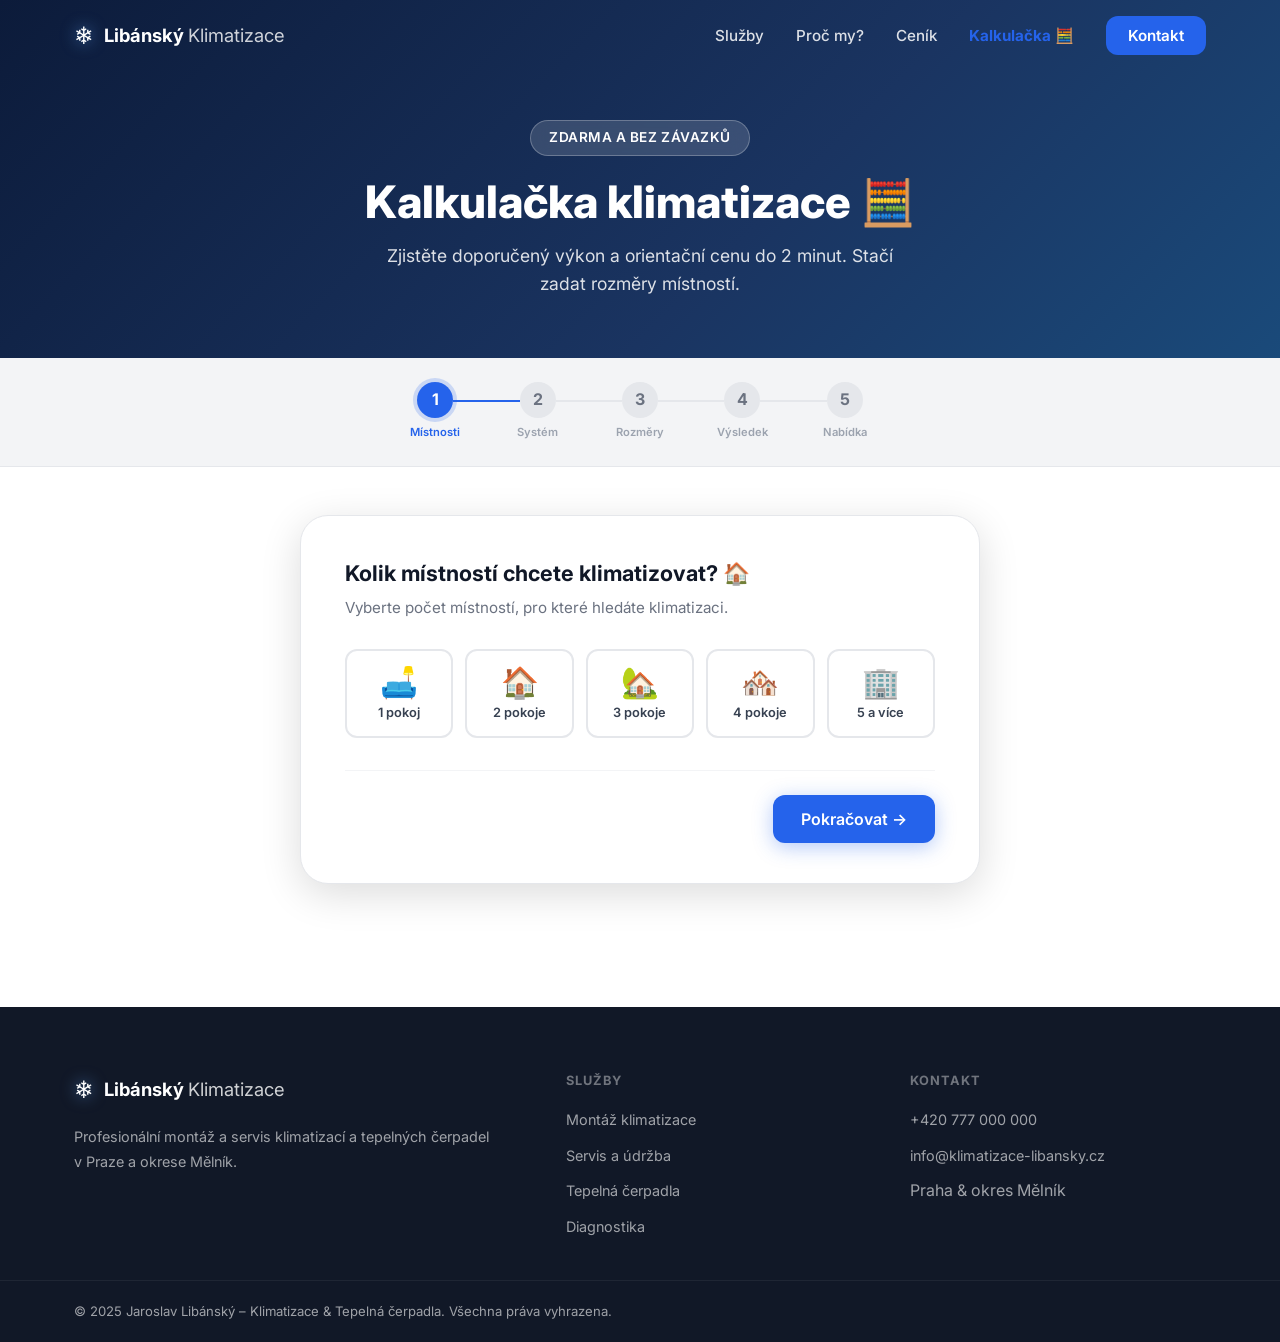
<file: kalkulator.html>
<!DOCTYPE html>
<html lang="cs">
<head>
  <meta charset="UTF-8" />
  <meta name="viewport" content="width=device-width, initial-scale=1.0" />
  <title>Kalkulačka klimatizace – Libánský Klimatizace</title>
  <meta name="description" content="Interaktivní průvodce výběrem klimatizace. Zadejte rozměry místností a získejte doporučený výkon a orientační cenu montáže." />
  <link rel="preconnect" href="https://fonts.googleapis.com" />
  <link rel="preconnect" href="https://fonts.gstatic.com" crossorigin />
  <link href="https://fonts.googleapis.com/css2?family=Inter:wght@300;400;500;600;700;800&display=swap" rel="stylesheet" />
  <link rel="stylesheet" href="style.css" />
  <style>
    /* ── Wizard layout ── */
    .calc-hero {
      background: linear-gradient(135deg, var(--blue-900) 0%, var(--blue-800) 60%, #1a4a7a 100%);
      padding: 120px 0 60px;
      text-align: center;
      color: var(--white);
    }
    .calc-hero__badge {
      display: inline-block;
      background: rgba(255,255,255,.15);
      backdrop-filter: blur(8px);
      border: 1px solid rgba(255,255,255,.25);
      border-radius: 999px;
      padding: 6px 18px;
      font-size: .85rem;
      font-weight: 600;
      letter-spacing: .04em;
      margin-bottom: 20px;
      text-transform: uppercase;
    }
    .calc-hero h1 {
      font-size: clamp(1.8rem, 4vw, 2.8rem);
      font-weight: 800;
      margin-bottom: 12px;
      line-height: 1.2;
    }
    .calc-hero p {
      font-size: 1.1rem;
      opacity: .85;
      max-width: 520px;
      margin: 0 auto;
    }

    /* ── Progress bar ── */
    .wizard-progress {
      background: var(--gray-100);
      padding: 24px 0;
      position: sticky;
      top: 68px;
      z-index: 50;
      border-bottom: 1px solid var(--gray-200);
    }
    .wizard-progress__inner {
      display: flex;
      align-items: center;
      gap: 0;
      max-width: 560px;
      margin: 0 auto;
      padding: 0 24px;
    }
    .wp-step {
      display: flex;
      flex-direction: column;
      align-items: center;
      gap: 6px;
      flex: 1;
      position: relative;
    }
    .wp-step:not(:last-child)::after {
      content: '';
      position: absolute;
      top: 18px;
      left: calc(50% + 18px);
      right: calc(-50% + 18px);
      height: 2px;
      background: var(--gray-200);
      transition: background .4s;
    }
    .wp-step.done:not(:last-child)::after,
    .wp-step.active:not(:last-child)::after {
      background: var(--blue-600);
    }
    .wp-step__dot {
      width: 36px;
      height: 36px;
      border-radius: 50%;
      display: flex;
      align-items: center;
      justify-content: center;
      font-size: 1rem;
      font-weight: 700;
      background: var(--gray-200);
      color: var(--gray-500);
      transition: all .3s;
      z-index: 1;
    }
    .wp-step.active .wp-step__dot {
      background: var(--blue-600);
      color: var(--white);
      box-shadow: 0 0 0 4px rgba(37,99,235,.2);
    }
    .wp-step.done .wp-step__dot {
      background: var(--blue-500);
      color: var(--white);
    }
    .wp-step__label {
      font-size: .7rem;
      font-weight: 600;
      color: var(--gray-400);
      text-align: center;
      white-space: nowrap;
    }
    .wp-step.active .wp-step__label,
    .wp-step.done .wp-step__label {
      color: var(--blue-600);
    }

    /* ── Wizard body ── */
    .wizard-wrap {
      padding: 48px 0 80px;
      min-height: 60vh;
    }
    .wizard-card {
      background: var(--white);
      border-radius: var(--radius-xl);
      box-shadow: var(--shadow-lg);
      max-width: 680px;
      margin: 0 auto;
      padding: 40px 44px;
      border: 1px solid var(--gray-200);
    }
    @media (max-width: 600px) {
      .wizard-card { padding: 28px 20px; }
    }
    .step-panel { display: none; animation: fadeSlide .35s ease both; }
    .step-panel.active { display: block; }
    @keyframes fadeSlide {
      from { opacity: 0; transform: translateY(16px); }
      to   { opacity: 1; transform: translateY(0); }
    }

    .step-title {
      font-size: 1.35rem;
      font-weight: 700;
      color: var(--gray-900);
      margin-bottom: 6px;
    }
    .step-subtitle {
      font-size: .95rem;
      color: var(--gray-500);
      margin-bottom: 28px;
    }

    /* ── Room count chooser ── */
    .room-grid {
      display: grid;
      grid-template-columns: repeat(5, 1fr);
      gap: 12px;
      margin-bottom: 32px;
    }
    @media (max-width: 480px) { .room-grid { grid-template-columns: repeat(3, 1fr); } }
    .room-btn {
      display: flex;
      flex-direction: column;
      align-items: center;
      gap: 8px;
      padding: 16px 8px;
      border-radius: var(--radius-md);
      border: 2px solid var(--gray-200);
      background: var(--white);
      transition: all var(--transition);
      cursor: pointer;
      font-family: var(--font);
    }
    .room-btn:hover {
      border-color: var(--blue-400);
      background: var(--blue-50);
      transform: translateY(-2px);
    }
    .room-btn.selected {
      border-color: var(--blue-600);
      background: var(--blue-50);
      box-shadow: 0 0 0 3px rgba(37,99,235,.15);
    }
    .room-btn__icon { font-size: 1.9rem; line-height: 1; }
    .room-btn__label { font-size: .8rem; font-weight: 600; color: var(--gray-700); }

    /* ── System type ── */
    .system-grid {
      display: grid;
      grid-template-columns: 1fr;
      gap: 14px;
      margin-bottom: 32px;
    }
    .system-btn {
      display: flex;
      align-items: center;
      gap: 16px;
      padding: 18px 20px;
      border-radius: var(--radius-md);
      border: 2px solid var(--gray-200);
      background: var(--white);
      cursor: pointer;
      transition: all var(--transition);
      font-family: var(--font);
      text-align: left;
    }
    .system-btn:hover {
      border-color: var(--blue-400);
      background: var(--blue-50);
    }
    .system-btn.selected {
      border-color: var(--blue-600);
      background: var(--blue-50);
      box-shadow: 0 0 0 3px rgba(37,99,235,.15);
    }
    .system-btn__icon { font-size: 2rem; flex-shrink: 0; }
    .system-btn__name { font-size: 1rem; font-weight: 700; color: var(--gray-900); }
    .system-btn__desc { font-size: .85rem; color: var(--gray-500); margin-top: 2px; }

    /* ── Room sliders ── */
    .room-sliders { display: flex; flex-direction: column; gap: 24px; margin-bottom: 32px; }
    .room-slider-item {
      background: var(--gray-50);
      border-radius: var(--radius-md);
      padding: 20px;
      border: 1px solid var(--gray-200);
    }
    .room-slider-item__header {
      display: flex;
      justify-content: space-between;
      align-items: center;
      margin-bottom: 12px;
    }
    .room-slider-item__name { font-weight: 700; color: var(--gray-800); font-size: .95rem; }
    .room-slider-item__val {
      font-size: 1.2rem;
      font-weight: 800;
      color: var(--blue-600);
    }
    input[type=range] {
      -webkit-appearance: none;
      width: 100%;
      height: 6px;
      border-radius: 3px;
      background: var(--gray-200);
      outline: none;
      cursor: pointer;
      accent-color: var(--blue-600);
    }
    input[type=range]::-webkit-slider-thumb {
      -webkit-appearance: none;
      width: 22px;
      height: 22px;
      border-radius: 50%;
      background: var(--blue-600);
      box-shadow: 0 2px 8px rgba(37,99,235,.4);
      transition: transform .15s;
    }
    input[type=range]:hover::-webkit-slider-thumb { transform: scale(1.15); }
    .slider-labels {
      display: flex;
      justify-content: space-between;
      font-size: .75rem;
      color: var(--gray-400);
      margin-top: 6px;
    }

    /* ── Results ── */
    .result-section { margin-bottom: 28px; }
    .result-section__title {
      font-size: .8rem;
      font-weight: 700;
      text-transform: uppercase;
      letter-spacing: .06em;
      color: var(--gray-500);
      margin-bottom: 14px;
    }

    .room-result-cards { display: flex; flex-direction: column; gap: 10px; margin-bottom: 16px; }
    .room-result-card {
      display: flex;
      align-items: center;
      justify-content: space-between;
      padding: 14px 18px;
      border-radius: var(--radius-md);
      background: var(--gray-50);
      border: 1px solid var(--gray-200);
    }
    .room-result-card__name { font-weight: 600; color: var(--gray-800); font-size: .9rem; }
    .room-result-card__meta { font-size: .8rem; color: var(--gray-500); }
    .room-result-card__kw {
      font-size: 1.25rem;
      font-weight: 800;
      color: var(--blue-600);
    }
    .kw-badge {
      display: inline-block;
      padding: 4px 12px;
      border-radius: 999px;
      font-size: .8rem;
      font-weight: 700;
      margin-left: 8px;
    }
    .kw-badge--ok { background: #dcfce7; color: #16a34a; }
    .kw-badge--low { background: #fee2e2; color: #dc2626; }
    .kw-badge--high { background: #fff7ed; color: #ea580c; }

    .alert-box {
      border-radius: var(--radius-md);
      padding: 14px 18px;
      display: flex;
      gap: 12px;
      align-items: flex-start;
      font-size: .9rem;
      margin-bottom: 10px;
    }
    .alert-box--red { background: #fef2f2; border: 1px solid #fecaca; color: #991b1b; }
    .alert-box--orange { background: #fff7ed; border: 1px solid #fed7aa; color: #9a3412; }
    .alert-box__icon { font-size: 1.2rem; flex-shrink: 0; margin-top: 1px; }

    .price-summary {
      background: linear-gradient(135deg, var(--blue-600), var(--blue-700));
      border-radius: var(--radius-lg);
      padding: 28px 28px;
      color: var(--white);
      text-align: center;
      margin-bottom: 20px;
    }
    .price-summary__label { font-size: .85rem; opacity: .8; font-weight: 600; text-transform: uppercase; letter-spacing: .05em; margin-bottom: 8px; }
    .price-summary__amount { font-size: 2.4rem; font-weight: 800; margin-bottom: 4px; }
    .price-summary__sub { font-size: .85rem; opacity: .75; }

    .price-breakdown {
      display: flex;
      flex-direction: column;
      gap: 8px;
      margin-bottom: 8px;
    }
    .price-row {
      display: flex;
      justify-content: space-between;
      font-size: .9rem;
      color: var(--gray-700);
      padding: 8px 0;
      border-bottom: 1px solid var(--gray-100);
    }
    .price-row:last-child { border-bottom: none; }
    .price-row__value { font-weight: 700; color: var(--gray-900); }
    .price-note {
      font-size: .8rem;
      color: var(--gray-400);
      margin-top: 4px;
    }

    /* ── Prefilled contact ── */
    .prefilled-label {
      background: var(--blue-50);
      border: 1px solid var(--blue-100);
      border-radius: var(--radius-md);
      padding: 12px 16px;
      font-size: .85rem;
      color: var(--blue-700);
      margin-bottom: 20px;
      display: flex;
      gap: 10px;
      align-items: flex-start;
    }

    /* ── Nav buttons ── */
    .wizard-nav {
      display: flex;
      justify-content: space-between;
      gap: 12px;
      margin-top: 8px;
      padding-top: 24px;
      border-top: 1px solid var(--gray-100);
    }
    .btn--ghost {
      background: var(--gray-100);
      color: var(--gray-700);
    }
    .btn--ghost:hover { background: var(--gray-200); }
    .btn--full { width: 100%; justify-content: center; }

    /* ── Summary table in results ── */
    .kw-total-row {
      display: flex;
      align-items: center;
      justify-content: space-between;
      background: var(--blue-50);
      border: 1px solid var(--blue-100);
      border-radius: var(--radius-md);
      padding: 14px 18px;
      margin-top: 10px;
    }
    .kw-total-row__label { font-weight: 700; color: var(--blue-800); }
    .kw-total-row__val { font-size: 1.5rem; font-weight: 800; color: var(--blue-600); }

    /* restart btn */
    .restart-btn {
      display: flex;
      align-items: center;
      gap: 6px;
      font-size: .85rem;
      color: var(--gray-500);
      background: none;
      border: none;
      cursor: pointer;
      padding: 6px 0;
      margin-top: 12px;
      transition: color var(--transition);
    }
    .restart-btn:hover { color: var(--blue-600); }
  </style>
</head>
<body>

  <!-- NAVIGATION -->
  <header class="header" id="header">
    <nav class="nav container">
      <a href="index.html#hero" class="nav__logo">
        <span class="nav__logo-icon">❄</span>
        <span>Libánský <span class="nav__logo-sub">Klimatizace</span></span>
      </a>
      <ul class="nav__list" id="navList">
        <li><a href="index.html#sluzby" class="nav__link">Služby</a></li>
        <li><a href="index.html#proc-my" class="nav__link">Proč my?</a></li>
        <li><a href="index.html#cenik" class="nav__link">Ceník</a></li>
        <li><a href="kalkulator.html" class="nav__link nav__link--active">Kalkulačka 🧮</a></li>
        <li><a href="index.html#kontakt" class="nav__link nav__link--cta">Kontakt</a></li>
      </ul>
      <button class="nav__hamburger" id="hamburger" aria-label="Otevřít menu">
        <span></span><span></span><span></span>
      </button>
    </nav>
  </header>

  <!-- HERO -->
  <div class="calc-hero">
    <div class="container">
      <div class="calc-hero__badge">Zdarma a bez závazků</div>
      <h1>Kalkulačka klimatizace 🧮</h1>
      <p>Zjistěte doporučený výkon a orientační cenu do 2 minut. Stačí zadat rozměry místností.</p>
    </div>
  </div>

  <!-- PROGRESS -->
  <div class="wizard-progress">
    <div class="wizard-progress__inner" id="progressBar">
      <div class="wp-step active" data-step="1">
        <div class="wp-step__dot">1</div>
        <div class="wp-step__label">Místnosti</div>
      </div>
      <div class="wp-step" data-step="2">
        <div class="wp-step__dot">2</div>
        <div class="wp-step__label">Systém</div>
      </div>
      <div class="wp-step" data-step="3">
        <div class="wp-step__dot">3</div>
        <div class="wp-step__label">Rozměry</div>
      </div>
      <div class="wp-step" data-step="4">
        <div class="wp-step__dot">4</div>
        <div class="wp-step__label">Výsledek</div>
      </div>
      <div class="wp-step" data-step="5">
        <div class="wp-step__dot">5</div>
        <div class="wp-step__label">Nabídka</div>
      </div>
    </div>
  </div>

  <!-- WIZARD -->
  <div class="wizard-wrap">
    <div class="container">
      <div class="wizard-card">

        <!-- ══ STEP 1 – počet místností ══ -->
        <div class="step-panel active" id="step1">
          <div class="step-title">Kolik místností chcete klimatizovat? 🏠</div>
          <div class="step-subtitle">Vyberte počet místností, pro které hledáte klimatizaci.</div>
          <div class="room-grid">
            <button class="room-btn" data-rooms="1">
              <span class="room-btn__icon">🛋️</span>
              <span class="room-btn__label">1 pokoj</span>
            </button>
            <button class="room-btn" data-rooms="2">
              <span class="room-btn__icon">🏠</span>
              <span class="room-btn__label">2 pokoje</span>
            </button>
            <button class="room-btn" data-rooms="3">
              <span class="room-btn__icon">🏡</span>
              <span class="room-btn__label">3 pokoje</span>
            </button>
            <button class="room-btn" data-rooms="4">
              <span class="room-btn__icon">🏘️</span>
              <span class="room-btn__label">4 pokoje</span>
            </button>
            <button class="room-btn" data-rooms="5">
              <span class="room-btn__icon">🏢</span>
              <span class="room-btn__label">5 a více</span>
            </button>
          </div>
          <div class="wizard-nav">
            <span></span>
            <button class="btn btn--primary" id="s1next" disabled>Pokračovat →</button>
          </div>
        </div>

        <!-- ══ STEP 2 – typ systému ══ -->
        <div class="step-panel" id="step2">
          <div class="step-title">Jaký typ systému vás zajímá? ❄️</div>
          <div class="step-subtitle">Doporučujeme na základě počtu místností, ale finální volba je na vás.</div>
          <div class="system-grid">
            <button class="system-btn" data-system="split">
              <span class="system-btn__icon">🔹</span>
              <div>
                <div class="system-btn__name">Split 1+1</div>
                <div class="system-btn__desc">Jedna vnitřní + jedna vnější jednotka. Ideální pro 1 místnost.</div>
              </div>
            </button>
            <button class="system-btn" data-system="multisplit">
              <span class="system-btn__icon">🔷</span>
              <div>
                <div class="system-btn__name">Multisplit (1 vnější, více vnitřních)</div>
                <div class="system-btn__desc">Jedna vnější jednotka zásobuje 2–5 místností. Kompaktnější řešení.</div>
              </div>
            </button>
            <button class="system-btn" data-system="multi">
              <span class="system-btn__icon">🔶</span>
              <div>
                <div class="system-btn__name">Více samostatných jednotek</div>
                <div class="system-btn__desc">Každá místnost má vlastní split systém. Maximální flexibilita.</div>
              </div>
            </button>
          </div>
          <div class="wizard-nav">
            <button class="btn btn--ghost" id="s2back">← Zpět</button>
            <button class="btn btn--primary" id="s2next" disabled>Pokračovat →</button>
          </div>
        </div>

        <!-- ══ STEP 3 – velikosti místností ══ -->
        <div class="step-panel" id="step3">
          <div class="step-title">Jak velké jsou vaše místnosti? 📐</div>
          <div class="step-subtitle">Posuňte jezdec na plochu každé místnosti v m².</div>
          <div class="room-sliders" id="roomSliders"></div>
          <div class="wizard-nav">
            <button class="btn btn--ghost" id="s3back">← Zpět</button>
            <button class="btn btn--primary" id="s3next">Spočítat →</button>
          </div>
        </div>

        <!-- ══ STEP 4 – výsledky ══ -->
        <div class="step-panel" id="step4">
          <div class="step-title">Výsledky výpočtu ⚡</div>
          <div class="step-subtitle">Doporučené výkony jsou orientační. Přesná specifikace záleží na izolaci a orientaci místnosti.</div>

          <div class="result-section">
            <div class="result-section__title">Doporučený výkon po místnostech</div>
            <div class="room-result-cards" id="roomResultCards"></div>
            <div class="kw-total-row">
              <span class="kw-total-row__label">Celkový výkon</span>
              <span class="kw-total-row__val" id="totalKw">—</span>
            </div>
          </div>

          <div id="warningsContainer"></div>

          <div class="wizard-nav">
            <button class="btn btn--ghost" id="s4back">← Zpět</button>
            <button class="btn btn--primary" id="s4next">Zobrazit cenu →</button>
          </div>
        </div>

        <!-- ══ STEP 5 – cena + nabídka ══ -->
        <div class="step-panel" id="step5">
          <div class="step-title">Orientační cena 💰</div>
          <div class="step-subtitle">Cena zahrnuje montáž a zařízení. Přesná nabídka po konzultaci.</div>

          <div class="price-summary">
            <div class="price-summary__label">Celková orientační cena vč. DPH</div>
            <div class="price-summary__amount" id="finalPrice">—</div>
            <div class="price-summary__sub">Zařízení + montáž + zprovoznění</div>
          </div>

          <div class="result-section">
            <div class="result-section__title">Rozpad ceny</div>
            <div class="price-breakdown" id="priceBreakdown"></div>
            <div class="price-note">* Ceny jsou orientační bez DPH → zobrazená cena je vč. 21 % DPH. Nezahrnují možné příplatky za komplikované trasy nebo speciální materiál.</div>
          </div>

          <div class="prefilled-label">
            <span>📋</span>
            <span>Po kliknutí níže se automaticky předvyplní kontaktní formulář s vaší konfigurací – stačí doplnit kontaktní údaje.</span>
          </div>

          <a href="index.html#kontakt" class="btn btn--primary btn--full" id="offerBtn">
            Chci nezávaznou nabídku 📩
          </a>

          <div style="text-align:center;">
            <button class="restart-btn" id="restartBtn">↩ Začít znovu</button>
          </div>

          <div class="wizard-nav" style="border-top:none; padding-top:0;">
            <button class="btn btn--ghost" id="s5back">← Zpět</button>
            <span></span>
          </div>
        </div>

      </div><!-- /wizard-card -->
    </div>
  </div>

  <!-- FOOTER -->
  <footer class="footer">
    <div class="container footer__content">
      <div class="footer__brand">
        <a href="index.html#hero" class="nav__logo">
          <span class="nav__logo-icon">❄</span>
          <span>Libánský <span class="nav__logo-sub">Klimatizace</span></span>
        </a>
        <p>Profesionální montáž a servis klimatizací a tepelných čerpadel v&nbsp;Praze a&nbsp;okrese Mělník.</p>
      </div>
      <div class="footer__links">
        <h4>Služby</h4>
        <ul>
          <li><a href="index.html#sluzby">Montáž klimatizace</a></li>
          <li><a href="index.html#sluzby">Servis a údržba</a></li>
          <li><a href="index.html#sluzby">Tepelná čerpadla</a></li>
          <li><a href="index.html#sluzby">Diagnostika</a></li>
        </ul>
      </div>
      <div class="footer__links">
        <h4>Kontakt</h4>
        <ul>
          <li><a href="tel:+420777000000">+420 777 000 000</a></li>
          <li><a href="mailto:info@klimatizace-libansky.cz">info@klimatizace-libansky.cz</a></li>
          <li>Praha &amp; okres Mělník</li>
        </ul>
      </div>
    </div>
    <div class="footer__bottom">
      <div class="container">
        <p>© 2025 Jaroslav Libánský – Klimatizace &amp; Tepelná čerpadla. Všechna práva vyhrazena.</p>
      </div>
    </div>
  </footer>

  <script src="main.js"></script>
  <script>
  (() => {
    /* ── State ── */
    const state = { rooms: 0, system: '', sizes: [] };

    /* ── DOM refs ── */
    const steps     = [null, ...document.querySelectorAll('.step-panel')];
    const wpSteps   = document.querySelectorAll('.wp-step');
    let currentStep = 1;

    /* ── Helpers ── */
    function showStep(n) {
      steps.slice(1).forEach(s => s.classList.remove('active'));
      steps[n].classList.add('active');
      wpSteps.forEach((el, i) => {
        const idx = i + 1;
        el.classList.toggle('active', idx === n);
        el.classList.toggle('done',   idx < n);
      });
      currentStep = n;
      window.scrollTo({ top: 0, behavior: 'smooth' });
    }

    function formatKc(n) {
      return n.toLocaleString('cs-CZ') + ' Kč';
    }

    const roomNames = ['Místnost 1','Místnost 2','Místnost 3','Místnost 4','Místnost 5'];
    const roomEmoji = ['🛋️','🛏️','🍳','📚','🪴'];

    /* ══════════════════════════════════════
       STEP 1 – počet místností
    ══════════════════════════════════════ */
    const s1next = document.getElementById('s1next');
    document.querySelectorAll('.room-btn').forEach(btn => {
      btn.addEventListener('click', () => {
        document.querySelectorAll('.room-btn').forEach(b => b.classList.remove('selected'));
        btn.classList.add('selected');
        state.rooms = parseInt(btn.dataset.rooms);
        s1next.disabled = false;
      });
    });
    s1next.addEventListener('click', () => {
      // Pre-select system based on room count
      if (state.rooms === 1) preselectSystem('split');
      else preselectSystem('multisplit');
      showStep(2);
    });

    /* ══════════════════════════════════════
       STEP 2 – typ systému
    ══════════════════════════════════════ */
    const s2next = document.getElementById('s2next');

    function preselectSystem(val) {
      document.querySelectorAll('.system-btn').forEach(b => {
        b.classList.toggle('selected', b.dataset.system === val);
      });
      state.system = val;
      s2next.disabled = false;
    }

    document.querySelectorAll('.system-btn').forEach(btn => {
      btn.addEventListener('click', () => {
        document.querySelectorAll('.system-btn').forEach(b => b.classList.remove('selected'));
        btn.classList.add('selected');
        state.system = btn.dataset.system;
        s2next.disabled = false;
      });
    });
    document.getElementById('s2back').addEventListener('click', () => showStep(1));
    s2next.addEventListener('click', () => {
      buildSliders();
      showStep(3);
    });

    /* ══════════════════════════════════════
       STEP 3 – posuvníky
    ══════════════════════════════════════ */
    function buildSliders() {
      const container = document.getElementById('roomSliders');
      container.innerHTML = '';
      state.sizes = [];
      for (let i = 0; i < state.rooms; i++) {
        state.sizes[i] = 20; // default 20 m²
        const item = document.createElement('div');
        item.className = 'room-slider-item';
        item.innerHTML = `
          <div class="room-slider-item__header">
            <span class="room-slider-item__name">${roomEmoji[i]} ${roomNames[i]}</span>
            <span class="room-slider-item__val" id="val${i}">20 m²</span>
          </div>
          <input type="range" min="10" max="80" value="20" step="5" id="slider${i}" />
          <div class="slider-labels"><span>10 m²</span><span>80 m²</span></div>
        `;
        container.appendChild(item);
        const slider = item.querySelector(`#slider${i}`);
        const valEl  = item.querySelector(`#val${i}`);
        slider.addEventListener('input', () => {
          state.sizes[i] = parseInt(slider.value);
          valEl.textContent = slider.value + ' m²';
        });
      }
    }
    document.getElementById('s3back').addEventListener('click', () => showStep(2));
    document.getElementById('s3next').addEventListener('click', () => {
      buildResults();
      showStep(4);
    });

    /* ══════════════════════════════════════
       STEP 4 – výsledky
    ══════════════════════════════════════ */
    function calcKw(m2) { return parseFloat((m2 * 0.07).toFixed(2)); }

    function kwBadge(kw) {
      if (kw < 2.5) return `<span class="kw-badge kw-badge--low">⚠️ Slabý výkon</span>`;
      if (kw > 7)   return `<span class="kw-badge kw-badge--high">⚠️ Vysoký výkon</span>`;
      return `<span class="kw-badge kw-badge--ok">✅ V pořádku</span>`;
    }

    function recommendedUnit(kw) {
      if (kw <= 2.5) return '2,5 kW (např. 9 000 BTU)';
      if (kw <= 3.5) return '3,5 kW (např. 12 000 BTU)';
      if (kw <= 5.0) return '5,0 kW (např. 18 000 BTU)';
      if (kw <= 7.0) return '7,0 kW (např. 24 000 BTU)';
      return '≥ 7,1 kW – poraďte se s technikem';
    }

    function buildResults() {
      const cards    = document.getElementById('roomResultCards');
      const warnings = document.getElementById('warningsContainer');
      cards.innerHTML = '';
      warnings.innerHTML = '';
      let total = 0;
      let hasLow = false, hasHigh = false;

      state.sizes.forEach((m2, i) => {
        const kw = calcKw(m2);
        total += kw;
        if (kw < 2.5) hasLow = true;
        if (kw > 7)   hasHigh = true;

        const card = document.createElement('div');
        card.className = 'room-result-card';
        card.innerHTML = `
          <div>
            <div class="room-result-card__name">${roomEmoji[i]} ${roomNames[i]}</div>
            <div class="room-result-card__meta">${m2} m² → doporučujeme ${recommendedUnit(kw)}</div>
          </div>
          <div style="display:flex;align-items:center;gap:4px;">
            <span class="room-result-card__kw">${kw} kW</span>
            ${kwBadge(kw)}
          </div>
        `;
        cards.appendChild(card);
      });

      document.getElementById('totalKw').textContent = parseFloat(total.toFixed(2)) + ' kW';

      if (hasLow) {
        warnings.innerHTML += `
          <div class="alert-box alert-box--red">
            <span class="alert-box__icon">🔴</span>
            <div><strong>Pozor – poddimenzování!</strong> Jeden nebo více výkonů je pod 2,5 kW.
            Slabá jednotka nedokáže místnost dostatečně ochladit a pracuje stále na 100 %, což zkracuje její životnost.
            Doporučujeme minimálně 2,5 kW.</div>
          </div>`;
      }
      if (hasHigh) {
        warnings.innerHTML += `
          <div class="alert-box alert-box--orange">
            <span class="alert-box__icon">🟠</span>
            <div><strong>Upozornění – naddimenzování</strong> Výkon nad 7 kW je zbytečně velký pro danou plochu.
            Příliš silná klimatizace rychle ochladí vzduch bez jeho odvlhčení, což způsobuje nepříjemný pocit vlhkého chladu.
            Doporučujeme konzultaci.</div>
          </div>`;
      }
    }

    document.getElementById('s4back').addEventListener('click', () => showStep(3));
    document.getElementById('s4next').addEventListener('click', () => {
      buildPrice();
      showStep(5);
    });

    /* ══════════════════════════════════════
       STEP 5 – cena
    ══════════════════════════════════════ */
    const systemLabels = {
      split:      'Split 1+1',
      multisplit: 'Multisplit',
      multi:      'Více samostatných split'
    };

    function buildPrice() {
      const n = state.rooms;
      // Base: first room 25 000, each extra +15 000
      let base = 25000 + (n - 1) * 15000;
      let surcharge = 0;
      let surchargeLabel = '';

      if (state.system === 'multisplit') {
        surcharge = Math.round(base * 0.20);
        surchargeLabel = 'Příplatek multisplit (+20 %)';
      }

      const totalNet = base + surcharge;
      const totalVat = Math.round(totalNet * 1.21);

      // breakdown
      const breakdown = document.getElementById('priceBreakdown');
      breakdown.innerHTML = '';
      const rows = [
        ['Systém', systemLabels[state.system]],
        ['Počet místností', n + (n === 1 ? ' místnost' : n < 5 ? ' místnosti' : ' místností')],
        ['Základní cena (1. místnost)', formatKc(25000)],
      ];
      if (n > 1) rows.push([`Další místnosti (${n - 1} × 15 000 Kč)`, formatKc((n - 1) * 15000)]);
      if (surcharge) rows.push([surchargeLabel, formatKc(surcharge)]);
      rows.push(['Mezisoučet bez DPH', formatKc(totalNet)]);
      rows.push(['DPH 21 %', formatKc(Math.round(totalNet * 0.21))]);

      rows.forEach(([label, val]) => {
        const row = document.createElement('div');
        row.className = 'price-row';
        row.innerHTML = `<span>${label}</span><span class="price-row__value">${val}</span>`;
        breakdown.appendChild(row);
      });

      document.getElementById('finalPrice').textContent = formatKc(totalVat);

      // Pre-fill contact form message via URL param
      const sizes = state.sizes.map((m2, i) => `${roomNames[i]}: ${m2} m²`).join(', ');
      const kws   = state.sizes.map((m2, i) => `${roomNames[i]}: ${calcKw(m2)} kW`).join(', ');
      const msg   = encodeURIComponent(
        `Dobrý den,\n\nMám zájem o nezávaznou nabídku na klimatizaci.\n\n` +
        `Systém: ${systemLabels[state.system]}\n` +
        `Počet místností: ${n}\n` +
        `Plochy: ${sizes}\n` +
        `Doporučené výkony: ${kws}\n` +
        `Orientační cena vč. DPH: ${formatKc(totalVat)}\n\n` +
        `Prosím o upřesnění nabídky a termínu.`
      );
      document.getElementById('offerBtn').href = `index.html#kontakt?msg=${msg}`;
    }

    document.getElementById('s5back').addEventListener('click', () => showStep(4));
    document.getElementById('restartBtn').addEventListener('click', () => {
      document.querySelectorAll('.room-btn').forEach(b => b.classList.remove('selected'));
      document.querySelectorAll('.system-btn').forEach(b => b.classList.remove('selected'));
      state.rooms = 0; state.system = ''; state.sizes = [];
      s1next.disabled = true;
      s2next.disabled = true;
      showStep(1);
    });

    /* ── Pass pre-filled message to contact form ── */
    document.getElementById('offerBtn').addEventListener('click', function(e) {
      const url = new URL(this.href, window.location.href);
      const msg = url.searchParams.get('msg');
      if (msg) {
        sessionStorage.setItem('calcMessage', decodeURIComponent(msg));
      }
    });
  })();

  /* ── Auto-fill contact form if redirected from calculator ── */
  window.addEventListener('DOMContentLoaded', () => {
    const saved = sessionStorage.getItem('calcMessage');
    const msgEl = document.getElementById('message');
    const svcEl = document.getElementById('service');
    if (saved && msgEl) {
      msgEl.value = saved;
      if (svcEl) svcEl.value = 'Montáž klimatizace';
      sessionStorage.removeItem('calcMessage');
      msgEl.scrollIntoView({ behavior: 'smooth', block: 'center' });
    }
  });
  </script>

  <style>
    /* Active nav link */
    .nav__link--active {
      color: var(--blue-600) !important;
      font-weight: 700;
    }
  </style>
</body>
</html>
</file>
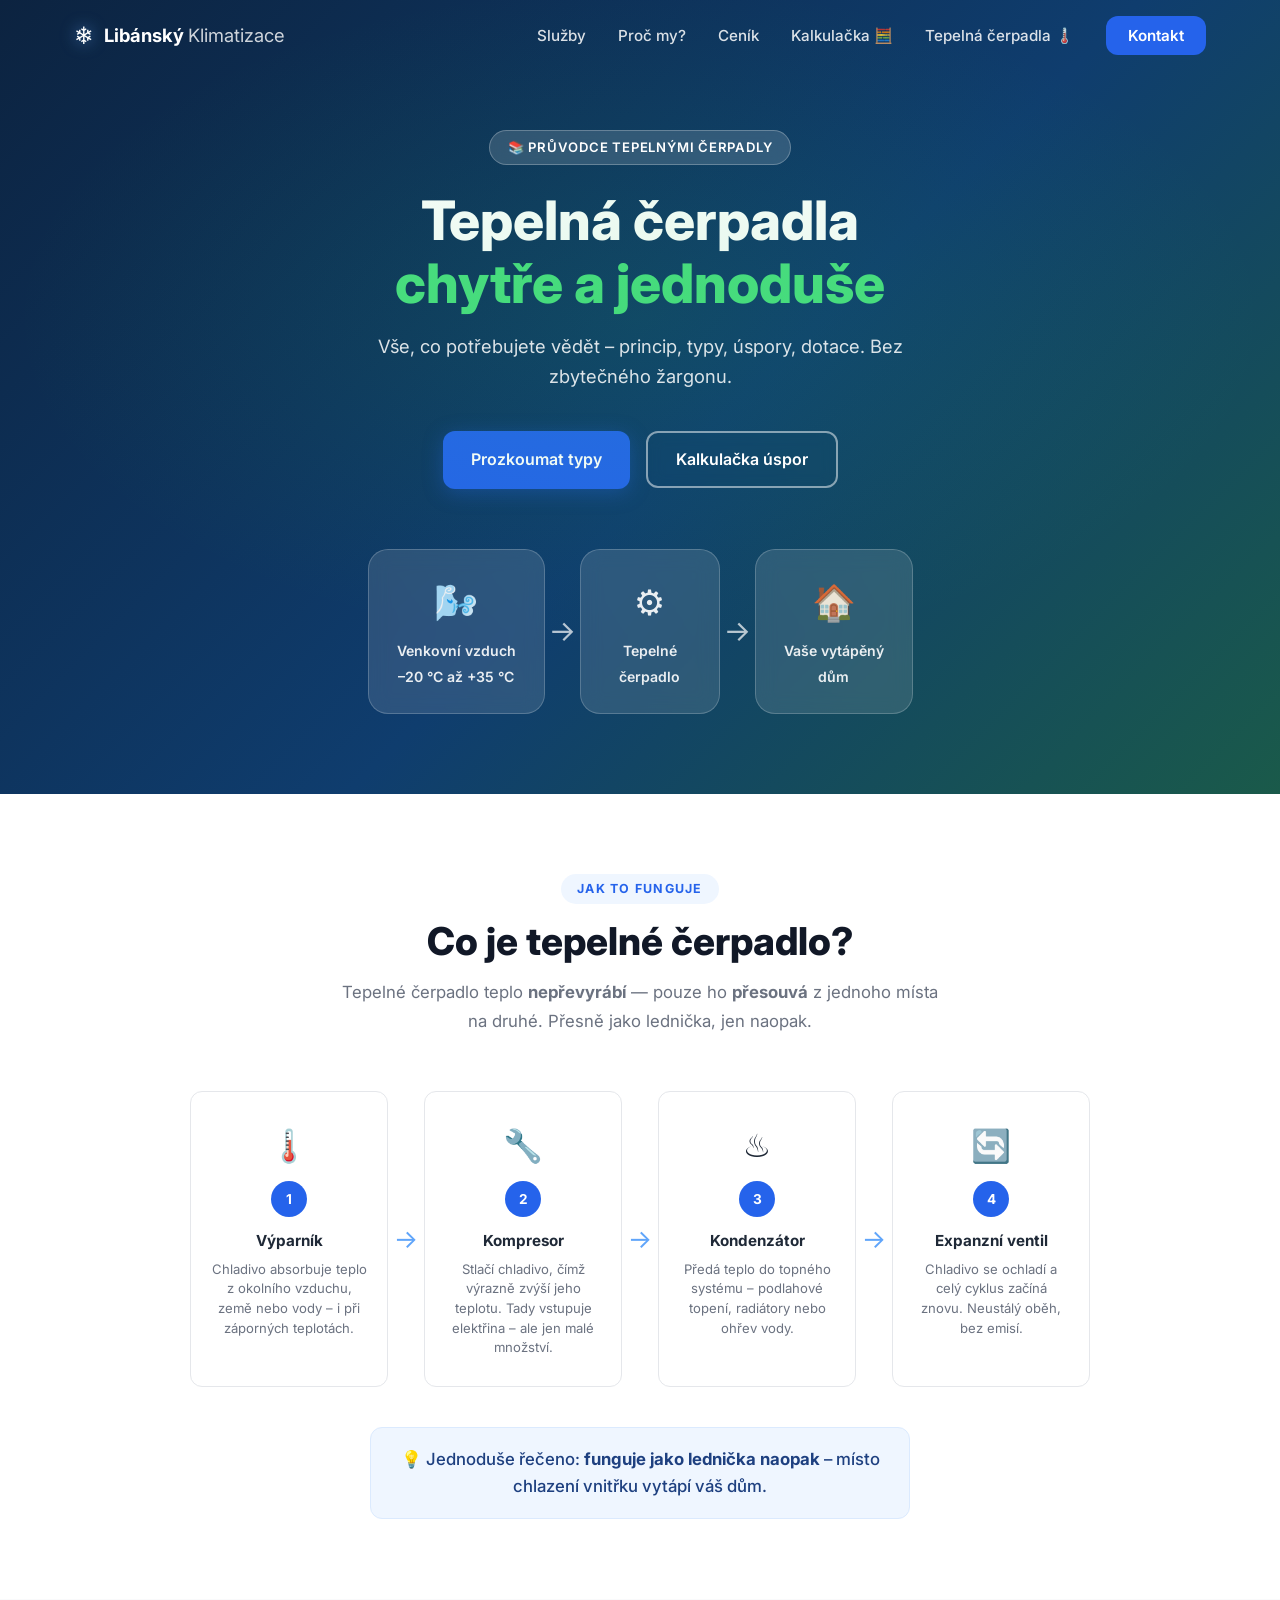
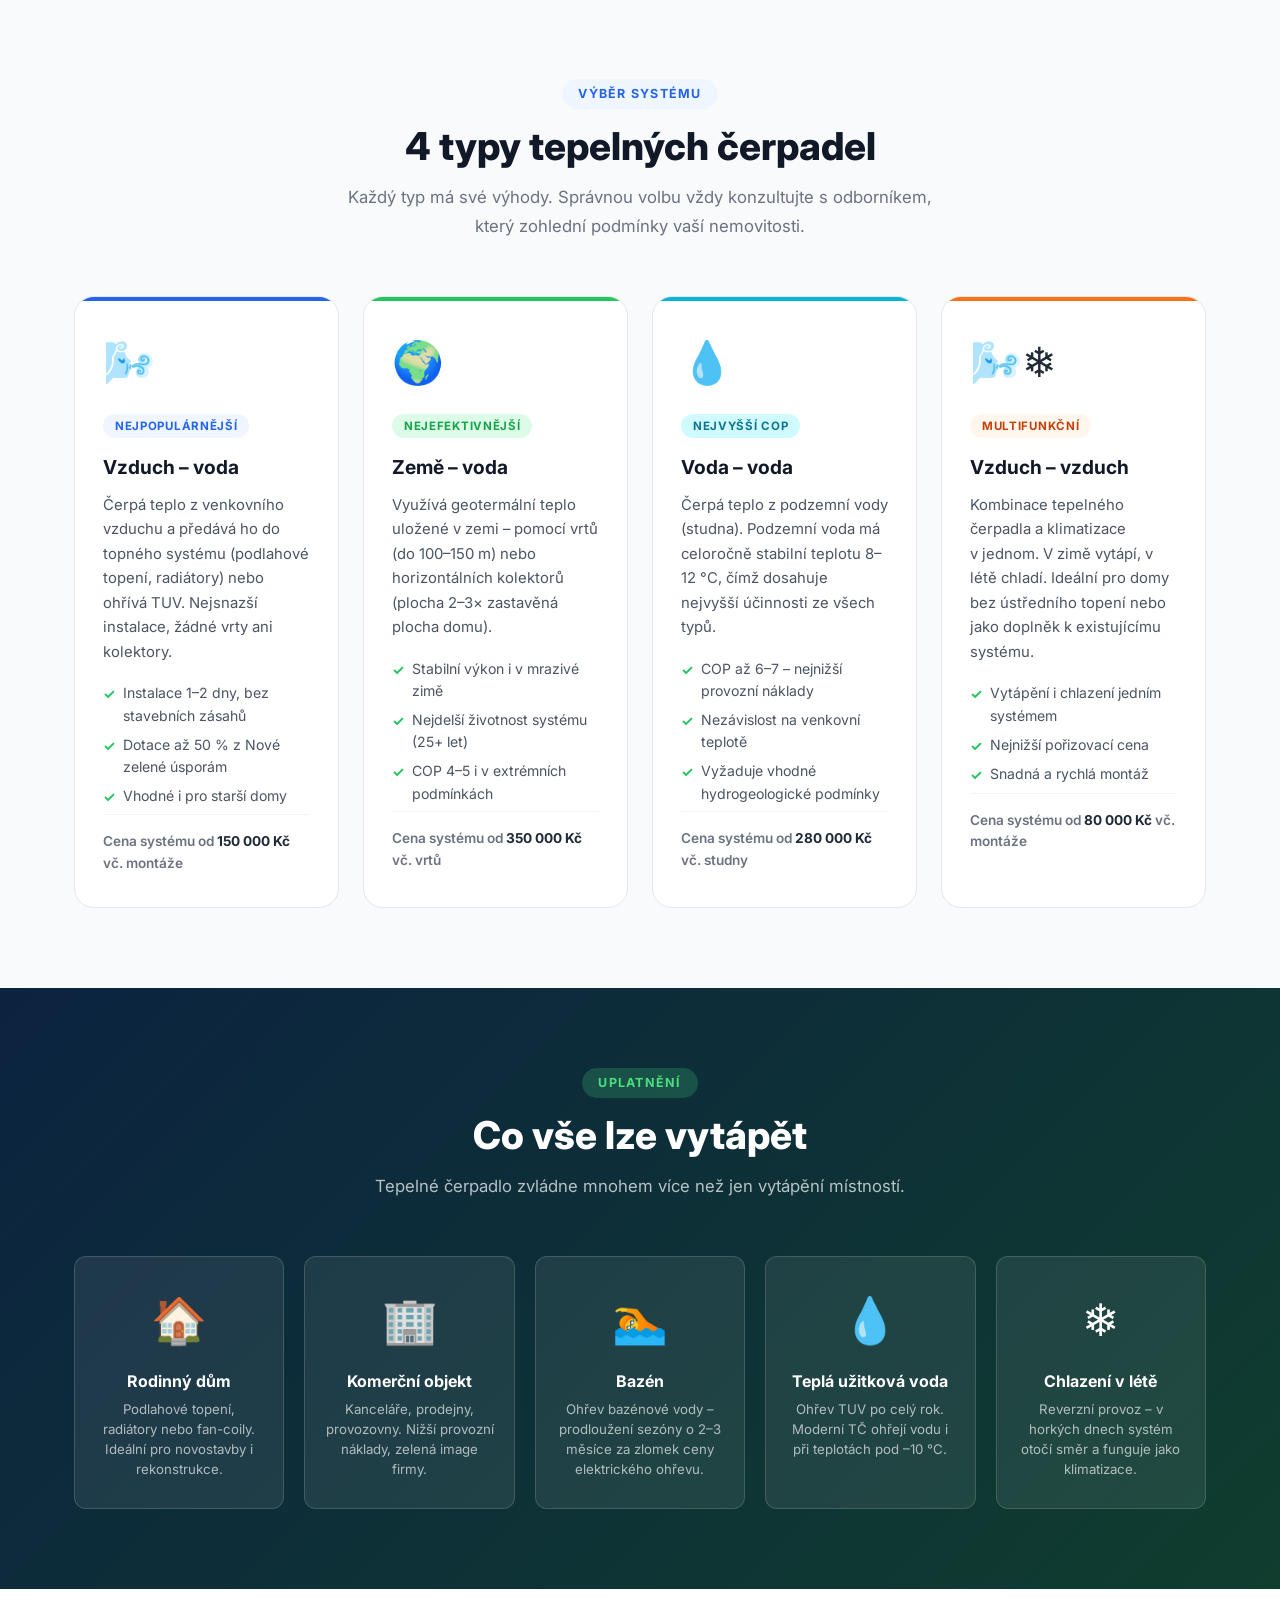
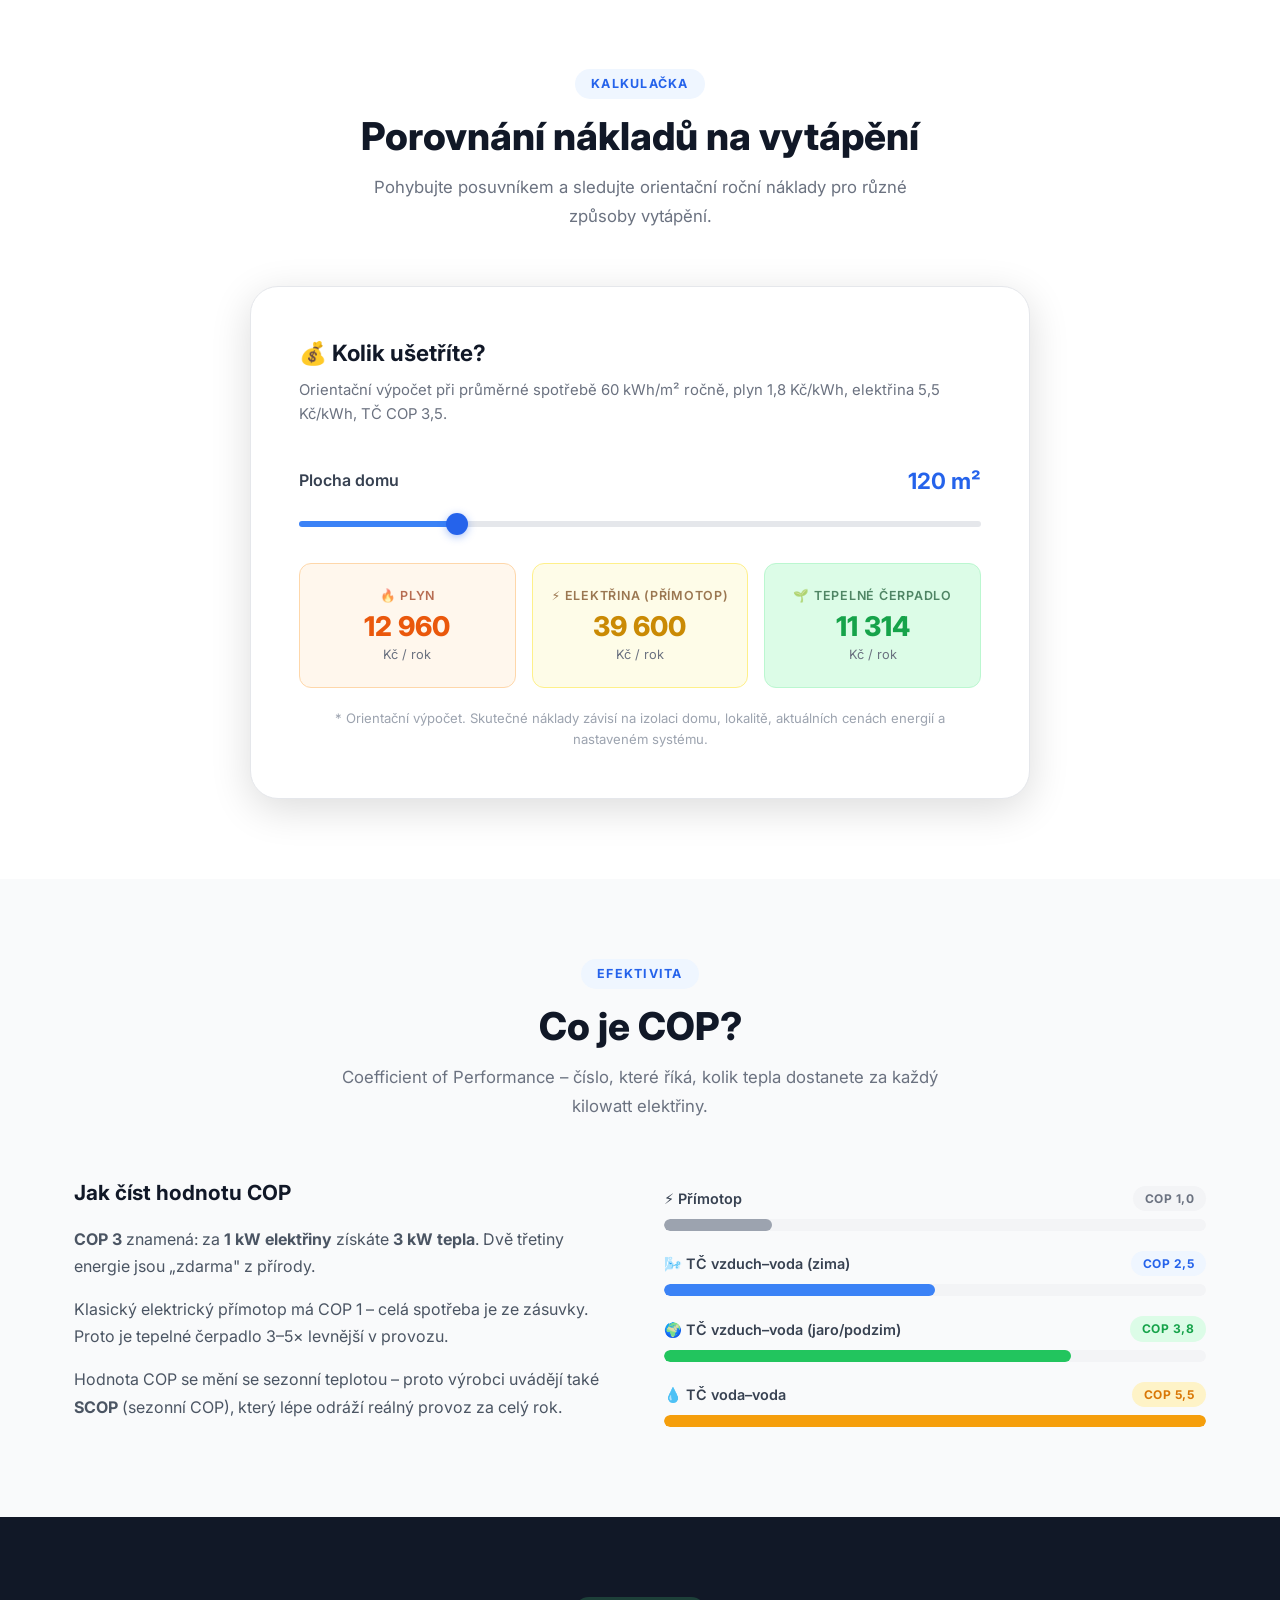
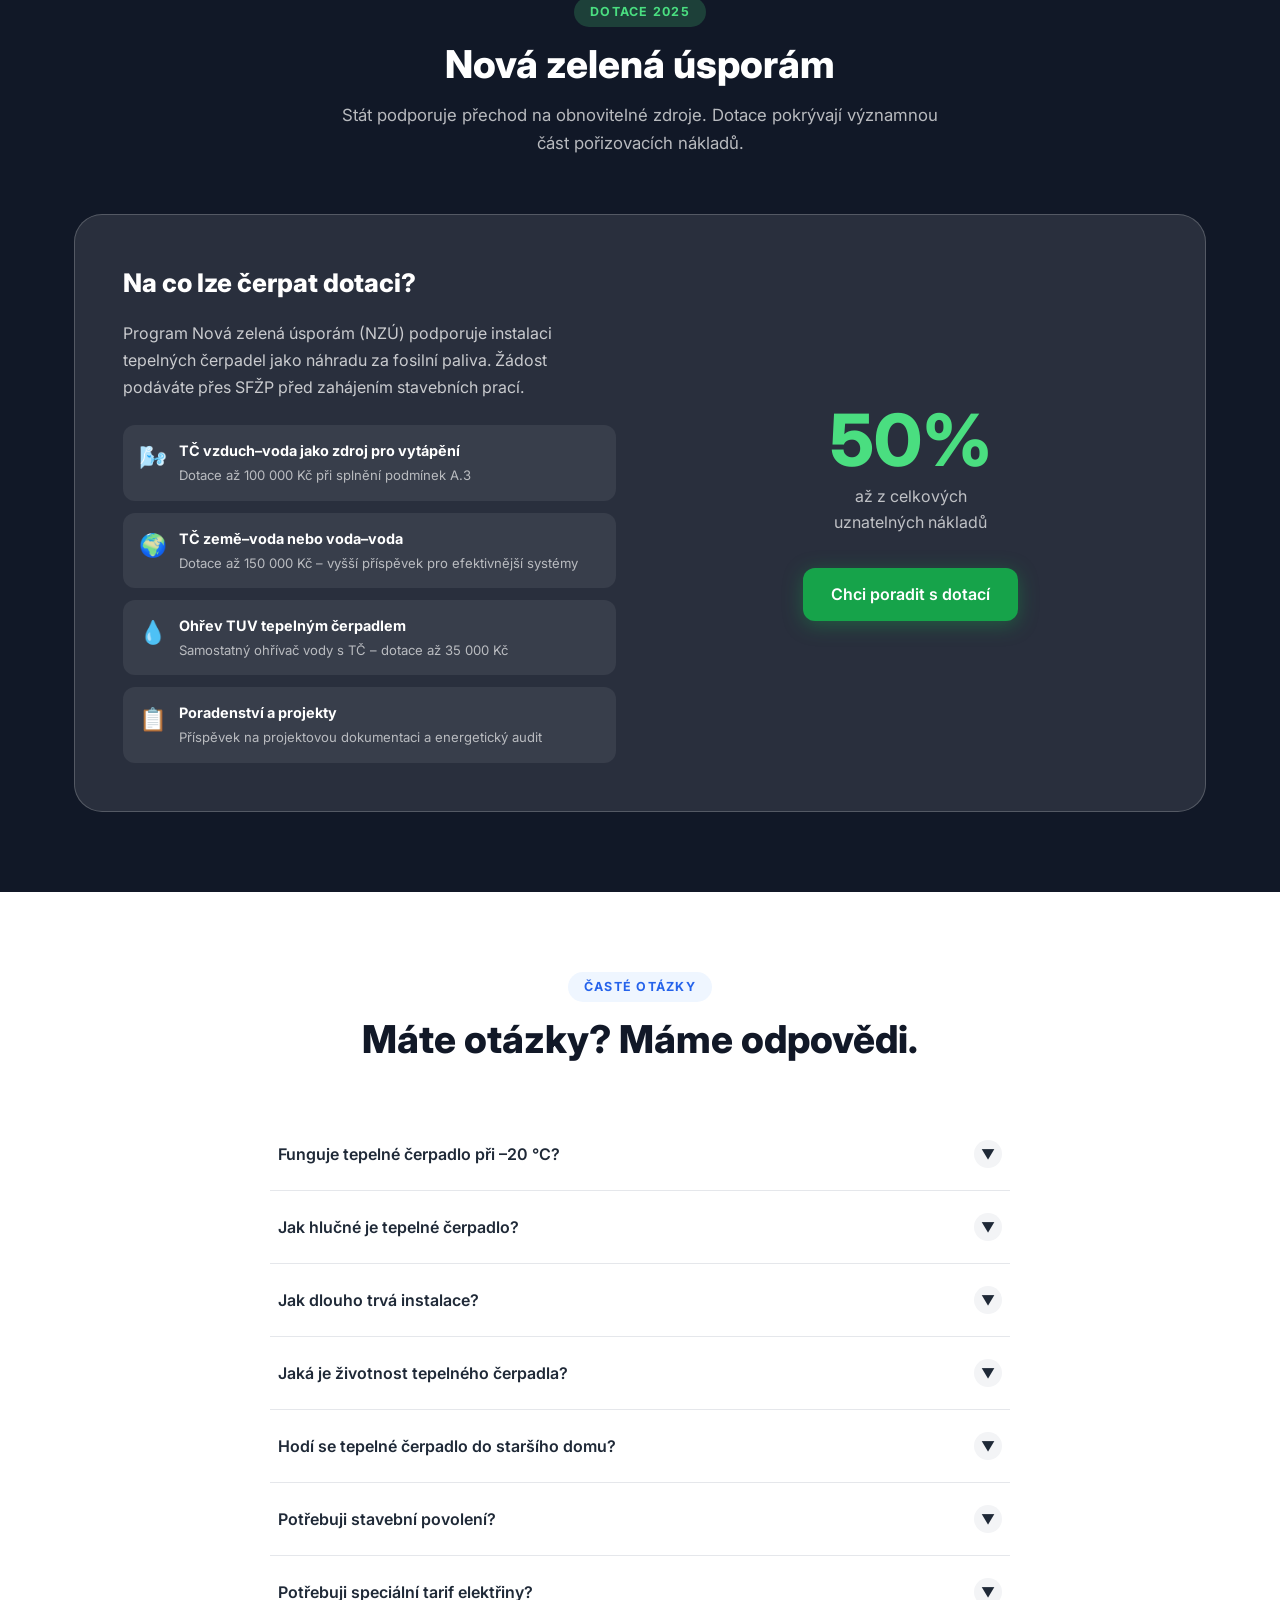
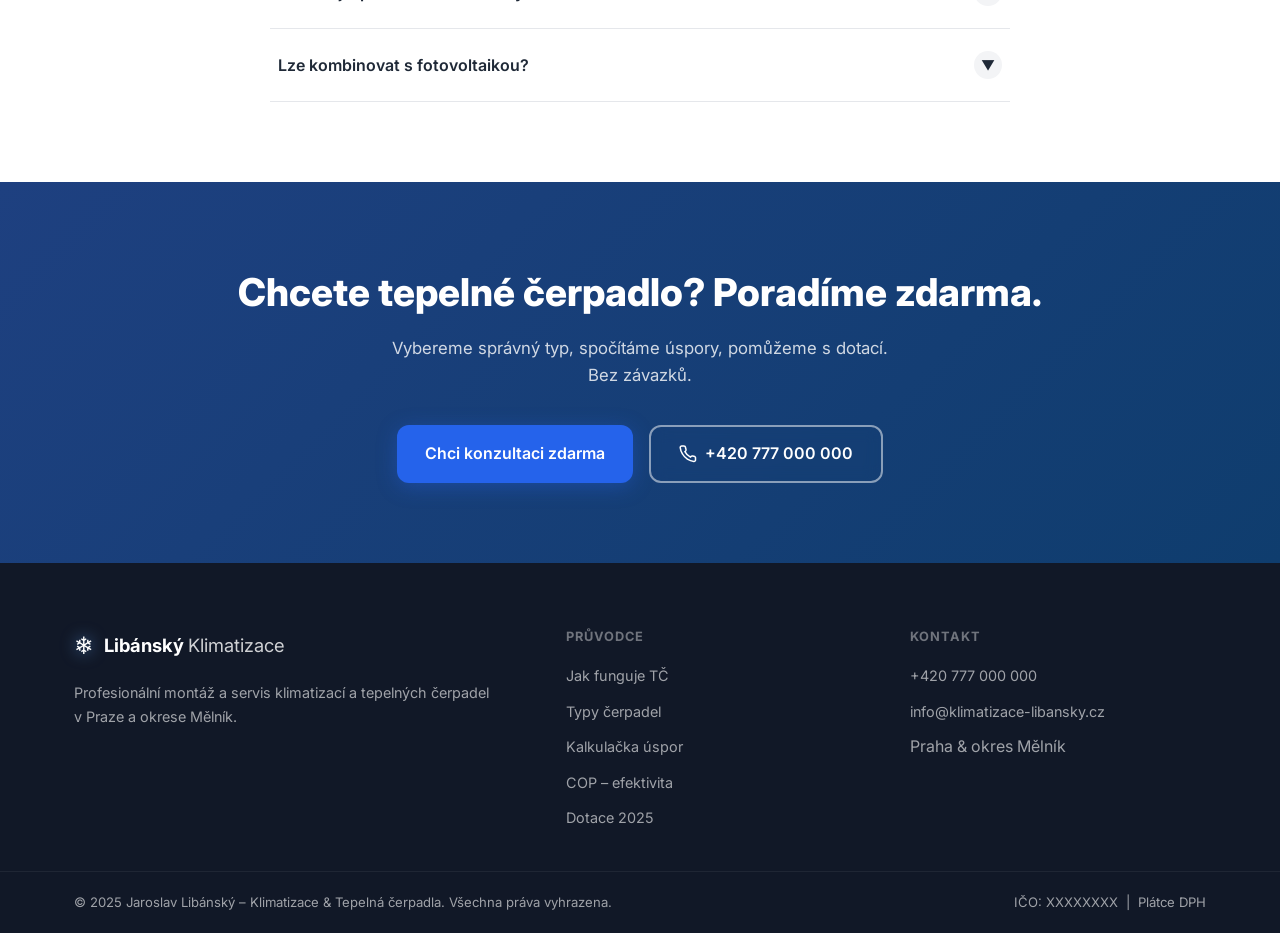
<file: tepelna-cerpadla.html>
<!DOCTYPE html>
<html lang="cs">
<head>
  <meta charset="UTF-8" />
  <meta name="viewport" content="width=device-width, initial-scale=1.0" />
  <title>Tepelná čerpadla – průvodce, typy, úspory, dotace | Libánský Klimatizace</title>
  <meta name="description" content="Kompletní průvodce tepelnými čerpadly. Typy vzduch-voda, země-voda, voda-voda, vzduch-vzduch. Kalkulačka úspor, COP, dotace Nová zelená úsporám 2025. Montáž Praha a Středočeský kraj." />
  <meta name="keywords" content="tepelné čerpadlo, vzduch voda, země voda, COP, dotace tepelné čerpadlo, Nová zelená úsporám, kalkulačka tepelné čerpadlo, montáž tepelné čerpadlo Praha" />
  <link rel="canonical" href="https://www.klimatizace-libansky.cz/tepelna-cerpadla.html" />

  <meta property="og:type" content="article" />
  <meta property="og:locale" content="cs_CZ" />
  <meta property="og:title" content="Tepelná čerpadla – průvodce, typy, úspory, dotace" />
  <meta property="og:description" content="Vše o tepelných čerpadlech na jednom místě. Typy, princip, kalkulačka úspor, COP a dotace 2025." />
  <meta property="og:site_name" content="Libánský Klimatizace" />

  <link rel="preconnect" href="https://fonts.googleapis.com" />
  <link rel="preconnect" href="https://fonts.gstatic.com" crossorigin />
  <link href="https://fonts.googleapis.com/css2?family=Inter:wght@300;400;500;600;700;800&display=swap" rel="stylesheet" />
  <link rel="stylesheet" href="style.css" />

  <style>
    /* ──────────────── HERO ──────────────── */
    .tc-hero {
      background: linear-gradient(135deg, #0c2340 0%, #0f3d6e 55%, #1a5a4a 100%);
      padding: 130px 0 80px;
      text-align: center;
      color: var(--white);
      position: relative;
      overflow: hidden;
    }
    .tc-hero::before {
      content: '';
      position: absolute;
      inset: 0;
      background: radial-gradient(ellipse 70% 60% at 50% 40%, rgba(34,197,94,.12) 0%, transparent 70%);
      pointer-events: none;
    }
    .tc-hero__badge {
      display: inline-block;
      background: rgba(255,255,255,.15);
      backdrop-filter: blur(8px);
      border: 1px solid rgba(255,255,255,.25);
      border-radius: 999px;
      padding: 6px 18px;
      font-size: .82rem;
      font-weight: 600;
      letter-spacing: .06em;
      text-transform: uppercase;
      margin-bottom: 24px;
    }
    .tc-hero h1 {
      font-size: clamp(2rem, 5vw, 3.4rem);
      font-weight: 800;
      line-height: 1.15;
      margin-bottom: 18px;
    }
    .tc-hero h1 span { color: #4ade80; }
    .tc-hero p {
      font-size: 1.15rem;
      opacity: .85;
      max-width: 560px;
      margin: 0 auto 40px;
    }
    .tc-hero__actions { display: flex; gap: 16px; justify-content: center; flex-wrap: wrap; }

    /* ──────────────── ANIMATED INFOGRAPHIC ──────────────── */
    .infographic {
      display: flex;
      align-items: center;
      justify-content: center;
      gap: 0;
      flex-wrap: wrap;
      margin-top: 60px;
    }
    .infographic__node {
      background: rgba(255,255,255,.12);
      border: 1px solid rgba(255,255,255,.2);
      backdrop-filter: blur(10px);
      border-radius: var(--radius-lg);
      padding: 24px 28px;
      text-align: center;
      min-width: 140px;
      animation: floatNode 3s ease-in-out infinite;
    }
    .infographic__node:nth-child(3) { animation-delay: .5s; }
    .infographic__node:nth-child(5) { animation-delay: 1s; }
    .infographic__node .icon { font-size: 2.2rem; display: block; margin-bottom: 8px; }
    .infographic__node span { font-size: .88rem; font-weight: 600; opacity: .9; }
    .infographic__arrow {
      font-size: 1.8rem;
      margin: 0 4px;
      opacity: .7;
      animation: pulse 1.5s ease-in-out infinite;
    }
    .infographic__arrow:nth-child(4) { animation-delay: .3s; }
    @keyframes floatNode {
      0%, 100% { transform: translateY(0); }
      50% { transform: translateY(-6px); }
    }
    @keyframes pulse {
      0%, 100% { opacity: .4; }
      50% { opacity: 1; }
    }

    /* ──────────────── SECTION STYLES ──────────────── */
    .tc-section { padding: 80px 0; }
    .tc-section--gray { background: var(--gray-50); }
    .tc-section--green {
      background: linear-gradient(135deg, #0c2340 0%, #0f3d2e 100%);
      color: var(--white);
    }
    .tc-section--dark {
      background: var(--gray-900);
      color: var(--white);
    }

    .tc-section__header { text-align: center; margin-bottom: 56px; }
    .tc-section__label {
      display: inline-block;
      font-size: .78rem;
      font-weight: 700;
      letter-spacing: .1em;
      text-transform: uppercase;
      color: var(--blue-600);
      background: var(--blue-50);
      border-radius: 999px;
      padding: 5px 16px;
      margin-bottom: 14px;
    }
    .tc-section--green .tc-section__label,
    .tc-section--dark .tc-section__label {
      background: rgba(74,222,128,.2);
      color: #4ade80;
    }
    .tc-section__title {
      font-size: clamp(1.6rem, 3vw, 2.4rem);
      font-weight: 800;
      line-height: 1.2;
      color: var(--gray-900);
    }
    .tc-section--green .tc-section__title,
    .tc-section--dark .tc-section__title { color: var(--white); }
    .tc-section__subtitle {
      font-size: 1.05rem;
      color: var(--gray-500);
      max-width: 600px;
      margin: 14px auto 0;
      line-height: 1.7;
    }
    .tc-section--green .tc-section__subtitle,
    .tc-section--dark .tc-section__subtitle { color: rgba(255,255,255,.7); }

    /* ──────────────── TYPE CARDS ──────────────── */
    .types__grid {
      display: grid;
      grid-template-columns: repeat(auto-fit, minmax(260px, 1fr));
      gap: 24px;
    }
    .type-card {
      background: var(--white);
      border: 1px solid var(--gray-200);
      border-radius: var(--radius-lg);
      padding: 32px 28px;
      transition: all var(--transition);
      opacity: 0;
      transform: translateY(28px);
      position: relative;
      overflow: hidden;
    }
    .type-card::before {
      content: '';
      position: absolute;
      top: 0; left: 0; right: 0;
      height: 4px;
      border-radius: var(--radius-lg) var(--radius-lg) 0 0;
    }
    .type-card--blue::before  { background: var(--blue-600); }
    .type-card--green::before { background: var(--green-500); }
    .type-card--cyan::before  { background: var(--cyan-500); }
    .type-card--orange::before { background: var(--orange-500); }
    .type-card.aos-animate { opacity: 1; transform: translateY(0); transition: opacity .5s ease, transform .5s ease, box-shadow var(--transition), border-color var(--transition); }
    .type-card:hover { box-shadow: var(--shadow-lg); border-color: transparent; transform: translateY(-4px); }
    .type-card__emoji { font-size: 2.6rem; margin-bottom: 16px; display: block; }
    .type-card__badge {
      display: inline-block;
      font-size: .72rem;
      font-weight: 700;
      letter-spacing: .06em;
      text-transform: uppercase;
      border-radius: 999px;
      padding: 3px 12px;
      margin-bottom: 14px;
    }
    .type-card--blue .type-card__badge   { background: var(--blue-50);  color: var(--blue-600); }
    .type-card--green .type-card__badge  { background: #dcfce7; color: #16a34a; }
    .type-card--cyan .type-card__badge   { background: #cffafe; color: #0e7490; }
    .type-card--orange .type-card__badge { background: #fff7ed; color: #c2410c; }
    .type-card h3 { font-size: 1.2rem; font-weight: 700; margin-bottom: 10px; color: var(--gray-900); }
    .type-card p  { font-size: .93rem; color: var(--gray-600); line-height: 1.65; margin-bottom: 18px; }
    .type-card__price {
      font-size: .85rem;
      font-weight: 600;
      color: var(--gray-500);
      padding-top: 16px;
      border-top: 1px solid var(--gray-100);
    }
    .type-card__price strong { color: var(--gray-800); }
    .type-card__pros { margin-top: 12px; }
    .type-card__pros li {
      display: flex;
      align-items: flex-start;
      gap: 8px;
      font-size: .88rem;
      color: var(--gray-600);
      margin-bottom: 6px;
    }
    .type-card__pros li::before {
      content: '✓';
      color: var(--green-500);
      font-weight: 700;
      flex-shrink: 0;
      margin-top: 1px;
    }

    /* ──────────────── FLOW DIAGRAM ──────────────── */
    .flow {
      display: flex;
      align-items: stretch;
      justify-content: center;
      gap: 0;
      flex-wrap: wrap;
      max-width: 900px;
      margin: 0 auto;
    }
    .flow__step {
      flex: 1;
      min-width: 160px;
      max-width: 220px;
      background: var(--white);
      border: 1px solid var(--gray-200);
      border-radius: var(--radius-md);
      padding: 28px 20px;
      text-align: center;
      position: relative;
      opacity: 0;
      transform: translateY(24px);
    }
    .flow__step.aos-animate { opacity: 1; transform: translateY(0); transition: opacity .5s ease, transform .5s ease; }
    .flow__step:nth-child(2).aos-animate { transition-delay: .1s; }
    .flow__step:nth-child(4).aos-animate { transition-delay: .2s; }
    .flow__step:nth-child(6).aos-animate { transition-delay: .3s; }
    .flow__arrow {
      display: flex;
      align-items: center;
      padding: 0 6px;
      color: var(--blue-400);
      font-size: 1.6rem;
      flex-shrink: 0;
    }
    .flow__step__num {
      width: 36px; height: 36px;
      border-radius: 50%;
      background: var(--blue-600);
      color: var(--white);
      font-weight: 700;
      font-size: .85rem;
      display: flex; align-items: center; justify-content: center;
      margin: 0 auto 12px;
    }
    .flow__step__icon { font-size: 2rem; margin-bottom: 10px; }
    .flow__step h4 { font-size: .95rem; font-weight: 700; color: var(--gray-800); margin-bottom: 6px; }
    .flow__step p  { font-size: .82rem; color: var(--gray-500); line-height: 1.5; }
    .flow__tagline {
      text-align: center;
      margin-top: 40px;
      background: var(--blue-50);
      border: 1px solid var(--blue-100);
      border-radius: var(--radius-md);
      padding: 18px 28px;
      font-size: 1.05rem;
      color: var(--blue-700);
      font-weight: 500;
      max-width: 540px;
      margin-left: auto;
      margin-right: auto;
    }

    /* ──────────────── USAGE GRID ──────────────── */
    .usage__grid {
      display: grid;
      grid-template-columns: repeat(auto-fit, minmax(180px, 1fr));
      gap: 20px;
    }
    .usage__card {
      background: rgba(255,255,255,.08);
      border: 1px solid rgba(255,255,255,.15);
      border-radius: var(--radius-md);
      padding: 28px 20px;
      text-align: center;
      opacity: 0;
      transform: translateY(20px);
      transition: background var(--transition), border-color var(--transition), transform var(--transition);
    }
    .usage__card:hover { background: rgba(255,255,255,.14); border-color: rgba(255,255,255,.3); transform: translateY(-3px); }
    .usage__card.aos-animate { opacity: 1; transform: translateY(0); transition: opacity .45s ease, transform .45s ease, background var(--transition), border-color var(--transition); }
    .usage__card:nth-child(2).aos-animate { transition-delay: .08s; }
    .usage__card:nth-child(3).aos-animate { transition-delay: .16s; }
    .usage__card:nth-child(4).aos-animate { transition-delay: .24s; }
    .usage__card:nth-child(5).aos-animate { transition-delay: .32s; }
    .usage__card .icon { font-size: 2.8rem; display: block; margin-bottom: 12px; }
    .usage__card h4 { font-size: 1rem; font-weight: 700; color: var(--white); margin-bottom: 6px; }
    .usage__card p  { font-size: .83rem; color: rgba(255,255,255,.65); line-height: 1.5; }

    /* ──────────────── SAVINGS CALCULATOR ──────────────── */
    .savings-calc {
      background: var(--white);
      border: 1px solid var(--gray-200);
      border-radius: var(--radius-xl);
      padding: 48px;
      max-width: 780px;
      margin: 0 auto;
      box-shadow: var(--shadow-lg);
    }
    .savings-calc h3 {
      font-size: 1.4rem;
      font-weight: 700;
      color: var(--gray-900);
      margin-bottom: 8px;
    }
    .savings-calc__desc { font-size: .93rem; color: var(--gray-500); margin-bottom: 36px; }
    .calc-slider__label {
      display: flex;
      justify-content: space-between;
      align-items: center;
      margin-bottom: 10px;
    }
    .calc-slider__label span { font-weight: 600; color: var(--gray-700); }
    .calc-slider__label strong { font-size: 1.4rem; color: var(--blue-600); font-weight: 700; }
    input[type=range] {
      width: 100%;
      height: 6px;
      border-radius: 3px;
      appearance: none;
      background: linear-gradient(to right, var(--blue-500) 0%, var(--blue-500) var(--pct, 40%), var(--gray-200) var(--pct, 40%), var(--gray-200) 100%);
      outline: none;
      cursor: pointer;
      margin-bottom: 36px;
    }
    input[type=range]::-webkit-slider-thumb {
      appearance: none;
      width: 22px; height: 22px;
      border-radius: 50%;
      background: var(--blue-600);
      box-shadow: 0 2px 8px rgba(37,99,235,.4);
      cursor: pointer;
      transition: transform var(--transition);
    }
    input[type=range]::-webkit-slider-thumb:hover { transform: scale(1.2); }
    .savings__results {
      display: grid;
      grid-template-columns: repeat(3, 1fr);
      gap: 16px;
    }
    .savings__result {
      border-radius: var(--radius-md);
      padding: 22px 18px;
      text-align: center;
    }
    .savings__result--gas   { background: #fff7ed; border: 1px solid #fed7aa; }
    .savings__result--elec  { background: #fefce8; border: 1px solid #fef08a; }
    .savings__result--hp    { background: #dcfce7; border: 1px solid #bbf7d0; }
    .savings__result .label { font-size: .78rem; font-weight: 600; text-transform: uppercase; letter-spacing: .06em; opacity: .7; margin-bottom: 8px; }
    .savings__result--gas  .label  { color: #9a3412; }
    .savings__result--elec .label  { color: #713f12; }
    .savings__result--hp   .label  { color: #14532d; }
    .savings__result .amount {
      font-size: 1.7rem;
      font-weight: 800;
      line-height: 1;
      margin-bottom: 4px;
    }
    .savings__result--gas  .amount  { color: #ea580c; }
    .savings__result--elec .amount  { color: #ca8a04; }
    .savings__result--hp   .amount  { color: #16a34a; }
    .savings__result .unit  { font-size: .8rem; color: var(--gray-500); }
    .savings__note {
      margin-top: 20px;
      font-size: .82rem;
      color: var(--gray-400);
      text-align: center;
    }

    /* ──────────────── COP SECTION ──────────────── */
    .cop__grid {
      display: grid;
      grid-template-columns: 1fr 1fr;
      gap: 48px;
      align-items: center;
    }
    .cop__explain h3 { font-size: 1.3rem; font-weight: 700; color: var(--gray-900); margin-bottom: 16px; }
    .cop__explain p  { color: var(--gray-600); line-height: 1.7; margin-bottom: 16px; }
    .cop__bars { display: flex; flex-direction: column; gap: 20px; }
    .cop__bar { }
    .cop__bar__label {
      display: flex; justify-content: space-between; align-items: center;
      margin-bottom: 8px;
      font-size: .9rem; font-weight: 600; color: var(--gray-700);
    }
    .cop__bar__track {
      height: 12px; background: var(--gray-100); border-radius: 99px; overflow: hidden;
    }
    .cop__bar__fill {
      height: 100%; border-radius: 99px;
      transform: scaleX(0); transform-origin: left;
      transition: transform 1s cubic-bezier(.4,0,.2,1);
    }
    .cop__bar__fill--animate { transform: scaleX(1); }
    .cop__bar--standard .cop__bar__fill  { background: var(--gray-400); width: 20%; }
    .cop__bar--good     .cop__bar__fill  { background: var(--blue-500); width: 50%; }
    .cop__bar--great    .cop__bar__fill  { background: var(--green-500); width: 75%; }
    .cop__bar--best     .cop__bar__fill  { background: #f59e0b; width: 100%; }
    .cop__tag {
      display: inline-block; border-radius: 999px; padding: 3px 12px;
      font-size: .75rem; font-weight: 700; letter-spacing: .04em;
    }
    .cop__tag--gray   { background: var(--gray-100); color: var(--gray-500); }
    .cop__tag--blue   { background: var(--blue-50); color: var(--blue-600); }
    .cop__tag--green  { background: #dcfce7; color: #16a34a; }
    .cop__tag--amber  { background: #fef3c7; color: #d97706; }

    /* ──────────────── DOTACE ──────────────── */
    .dotace__card {
      background: rgba(255,255,255,.1);
      border: 1px solid rgba(255,255,255,.2);
      border-radius: var(--radius-xl);
      padding: 48px;
      display: grid;
      grid-template-columns: 1fr 1fr;
      gap: 48px;
      align-items: center;
    }
    .dotace__left h3 { font-size: 1.6rem; font-weight: 800; color: var(--white); margin-bottom: 16px; }
    .dotace__left p  { color: rgba(255,255,255,.75); line-height: 1.7; margin-bottom: 24px; }
    .dotace__items { display: flex; flex-direction: column; gap: 12px; }
    .dotace__item {
      display: flex; align-items: flex-start; gap: 12px;
      background: rgba(255,255,255,.07);
      border-radius: var(--radius-md);
      padding: 14px 16px;
    }
    .dotace__item .icon { font-size: 1.4rem; flex-shrink: 0; }
    .dotace__item div { }
    .dotace__item h4 { font-size: .9rem; font-weight: 700; color: var(--white); margin-bottom: 2px; }
    .dotace__item p  { font-size: .82rem; color: rgba(255,255,255,.65); margin: 0; }
    .dotace__cta { text-align: center; }
    .dotace__cta .amount {
      font-size: 4.5rem;
      font-weight: 800;
      color: #4ade80;
      line-height: 1;
      margin-bottom: 8px;
    }
    .dotace__cta .sublabel { font-size: 1rem; color: rgba(255,255,255,.7); margin-bottom: 32px; }
    .btn--green {
      background: #16a34a;
      color: var(--white);
      box-shadow: 0 4px 20px rgba(22,163,74,.4);
    }
    .btn--green:hover {
      background: #15803d;
      transform: translateY(-1px);
      box-shadow: 0 6px 28px rgba(22,163,74,.5);
    }

    /* ──────────────── FAQ ──────────────── */
    .faq { max-width: 740px; margin: 0 auto; }
    .faq__item {
      border-bottom: 1px solid var(--gray-200);
      opacity: 0;
      transform: translateY(16px);
    }
    .faq__item.aos-animate { opacity: 1; transform: translateY(0); transition: opacity .4s ease, transform .4s ease; }
    .faq__item:nth-child(2).aos-animate { transition-delay: .06s; }
    .faq__item:nth-child(3).aos-animate { transition-delay: .12s; }
    .faq__item:nth-child(4).aos-animate { transition-delay: .18s; }
    .faq__item:nth-child(5).aos-animate { transition-delay: .24s; }
    .faq__item:nth-child(6).aos-animate { transition-delay: .30s; }
    .faq__item:nth-child(7).aos-animate { transition-delay: .36s; }
    .faq__item:nth-child(8).aos-animate { transition-delay: .42s; }
    .faq__btn {
      width: 100%;
      text-align: left;
      padding: 22px 8px;
      display: flex;
      align-items: center;
      justify-content: space-between;
      gap: 16px;
      font-size: 1rem;
      font-weight: 600;
      color: var(--gray-800);
      cursor: pointer;
      background: none;
      border: none;
      font-family: inherit;
      transition: color var(--transition);
    }
    .faq__btn:hover { color: var(--blue-600); }
    .faq__btn .faq__icon {
      flex-shrink: 0;
      width: 28px; height: 28px;
      border-radius: 50%;
      background: var(--gray-100);
      display: flex; align-items: center; justify-content: center;
      font-size: .85rem;
      transition: background var(--transition), transform var(--transition);
    }
    .faq__btn[aria-expanded=true] .faq__icon {
      background: var(--blue-600);
      color: var(--white);
      transform: rotate(180deg);
    }
    .faq__answer {
      max-height: 0;
      overflow: hidden;
      transition: max-height .35s cubic-bezier(.4,0,.2,1), padding .25s;
      padding: 0 8px;
    }
    .faq__answer.open { max-height: 400px; padding-bottom: 20px; }
    .faq__answer p { font-size: .95rem; color: var(--gray-600); line-height: 1.7; }
    .faq__answer .faq__highlight {
      display: inline-flex; align-items: center; gap: 6px;
      background: #dcfce7; color: #15803d;
      font-weight: 700; border-radius: 999px;
      padding: 3px 14px; font-size: .85rem; margin-bottom: 8px;
    }

    /* ──────────────── CTA STRIP ──────────────── */
    .cta-strip {
      background: linear-gradient(135deg, var(--blue-700) 0%, #0f3d6e 100%);
      padding: 80px 0;
      text-align: center;
      color: var(--white);
    }
    .cta-strip h2 { font-size: clamp(1.6rem, 3vw, 2.4rem); font-weight: 800; margin-bottom: 12px; }
    .cta-strip p  { font-size: 1.05rem; opacity: .8; max-width: 500px; margin: 0 auto 36px; }
    .cta-strip__actions { display: flex; gap: 16px; justify-content: center; flex-wrap: wrap; }

    /* ──────────────── RESPONSIVE ──────────────── */
    @media (max-width: 768px) {
      .savings__results { grid-template-columns: 1fr; }
      .cop__grid { grid-template-columns: 1fr; }
      .dotace__card { grid-template-columns: 1fr; }
      .savings-calc { padding: 28px 20px; }
      .flow { flex-direction: column; align-items: center; }
      .flow__arrow { transform: rotate(90deg); }
      .infographic { gap: 8px; }
      .infographic__arrow { transform: rotate(0deg); }
      .tc-hero { padding: 110px 0 60px; }
    }
    @media (max-width: 480px) {
      .infographic { flex-direction: column; }
      .infographic__arrow { transform: rotate(90deg); }
    }
  </style>
</head>
<body>

  <!-- NAVIGATION -->
  <header class="header" id="header">
    <nav class="nav container">
      <a href="index.html#hero" class="nav__logo">
        <span class="nav__logo-icon">❄</span>
        <span>Libánský <span class="nav__logo-sub">Klimatizace</span></span>
      </a>
      <ul class="nav__list" id="navList">
        <li><a href="index.html#sluzby" class="nav__link">Služby</a></li>
        <li><a href="index.html#proc-my" class="nav__link">Proč my?</a></li>
        <li><a href="index.html#cenik" class="nav__link">Ceník</a></li>
        <li><a href="kalkulator.html" class="nav__link">Kalkulačka 🧮</a></li>
        <li><a href="tepelna-cerpadla.html" class="nav__link nav__link--active">Tepelná čerpadla 🌡️</a></li>
        <li><a href="index.html#kontakt" class="nav__link nav__link--cta">Kontakt</a></li>
      </ul>
      <button class="nav__hamburger" id="hamburger" aria-label="Otevřít menu">
        <span></span><span></span><span></span>
      </button>
    </nav>
  </header>

  <!-- ═══════════════ HERO ═══════════════ -->
  <section class="tc-hero">
    <div class="container">
      <div class="tc-hero__badge">📚 Průvodce tepelnými čerpadly</div>
      <h1>Tepelná čerpadla<br /><span>chytře a jednoduše</span></h1>
      <p>Vše, co potřebujete vědět – princip, typy, úspory, dotace. Bez zbytečného žargonu.</p>
      <div class="tc-hero__actions">
        <a href="#typy" class="btn btn--primary">Prozkoumat typy</a>
        <a href="#kalkulator" class="btn btn--outline">Kalkulačka úspor</a>
      </div>

      <!-- Animated infographic -->
      <div class="infographic">
        <div class="infographic__node">
          <span class="icon">🌬️</span>
          <span>Venkovní vzduch<br />–20 °C až +35 °C</span>
        </div>
        <div class="infographic__arrow">→</div>
        <div class="infographic__node">
          <span class="icon">⚙️</span>
          <span>Tepelné<br />čerpadlo</span>
        </div>
        <div class="infographic__arrow">→</div>
        <div class="infographic__node">
          <span class="icon">🏠</span>
          <span>Vaše vytápěný<br />dům</span>
        </div>
      </div>
    </div>
  </section>

  <!-- ═══════════════ ÚVOD ═══════════════ -->
  <section class="tc-section" id="uvod">
    <div class="container">
      <div class="tc-section__header">
        <span class="tc-section__label">Jak to funguje</span>
        <h2 class="tc-section__title">Co je tepelné čerpadlo?</h2>
        <p class="tc-section__subtitle">Tepelné čerpadlo teplo <strong>nepřevyrábí</strong> — pouze ho <strong>přesouvá</strong> z&nbsp;jednoho místa na druhé. Přesně jako lednička, jen naopak.</p>
      </div>

      <div class="flow">
        <div class="flow__step" data-aos>
          <div class="flow__step__icon">🌡️</div>
          <div class="flow__step__num">1</div>
          <h4>Výparník</h4>
          <p>Chladivo absorbuje teplo z&nbsp;okolního vzduchu, země nebo vody – i při záporných teplotách.</p>
        </div>
        <div class="flow__arrow">→</div>
        <div class="flow__step" data-aos>
          <div class="flow__step__icon">🔧</div>
          <div class="flow__step__num">2</div>
          <h4>Kompresor</h4>
          <p>Stlačí chladivo, čímž výrazně zvýší jeho teplotu. Tady vstupuje elektřina – ale jen malé množství.</p>
        </div>
        <div class="flow__arrow">→</div>
        <div class="flow__step" data-aos>
          <div class="flow__step__icon">♨️</div>
          <div class="flow__step__num">3</div>
          <h4>Kondenzátor</h4>
          <p>Předá teplo do topného systému – podlahové topení, radiátory nebo ohřev vody.</p>
        </div>
        <div class="flow__arrow">→</div>
        <div class="flow__step" data-aos>
          <div class="flow__step__icon">🔄</div>
          <div class="flow__step__num">4</div>
          <h4>Expanzní ventil</h4>
          <p>Chladivo se ochladí a celý cyklus začíná znovu. Neustálý oběh, bez emisí.</p>
        </div>
      </div>

      <div class="flow__tagline">
        💡 Jednoduše řečeno: <strong>funguje jako lednička naopak</strong> – místo chlazení vnitřku vytápí váš dům.
      </div>
    </div>
  </section>

  <!-- ═══════════════ TYPY ═══════════════ -->
  <section class="tc-section tc-section--gray" id="typy">
    <div class="container">
      <div class="tc-section__header">
        <span class="tc-section__label">Výběr systému</span>
        <h2 class="tc-section__title">4 typy tepelných čerpadel</h2>
        <p class="tc-section__subtitle">Každý typ má své výhody. Správnou volbu vždy konzultujte s&nbsp;odborníkem, který zohlední podmínky vaší nemovitosti.</p>
      </div>

      <div class="types__grid">

        <div class="type-card type-card--blue" data-aos>
          <span class="type-card__emoji">🌬️</span>
          <span class="type-card__badge">Nejpopulárnější</span>
          <h3>Vzduch – voda</h3>
          <p>Čerpá teplo z&nbsp;venkovního vzduchu a předává ho do topného systému (podlahové topení, radiátory) nebo ohřívá TUV. Nejsnazší instalace, žádné vrty ani kolektory.</p>
          <ul class="type-card__pros">
            <li>Instalace 1–2 dny, bez stavebních zásahů</li>
            <li>Dotace až 50 % z Nové zelené úsporám</li>
            <li>Vhodné i pro starší domy</li>
          </ul>
          <div class="type-card__price">Cena systému od <strong>150 000 Kč</strong> vč. montáže</div>
        </div>

        <div class="type-card type-card--green" data-aos>
          <span class="type-card__emoji">🌍</span>
          <span class="type-card__badge">Nejefektivnější</span>
          <h3>Země – voda</h3>
          <p>Využívá geotermální teplo uložené v&nbsp;zemi – pomocí vrtů (do 100–150 m) nebo horizontálních kolektorů (plocha 2–3× zastavěná plocha domu).</p>
          <ul class="type-card__pros">
            <li>Stabilní výkon i v mrazivé zimě</li>
            <li>Nejdelší životnost systému (25+ let)</li>
            <li>COP 4–5 i v extrémních podmínkách</li>
          </ul>
          <div class="type-card__price">Cena systému od <strong>350 000 Kč</strong> vč. vrtů</div>
        </div>

        <div class="type-card type-card--cyan" data-aos>
          <span class="type-card__emoji">💧</span>
          <span class="type-card__badge">Nejvyšší COP</span>
          <h3>Voda – voda</h3>
          <p>Čerpá teplo z&nbsp;podzemní vody (studna). Podzemní voda má celoročně stabilní teplotu 8–12 °C, čímž dosahuje nejvyšší účinnosti ze všech typů.</p>
          <ul class="type-card__pros">
            <li>COP až 6–7 – nejnižší provozní náklady</li>
            <li>Nezávislost na venkovní teplotě</li>
            <li>Vyžaduje vhodné hydrogeologické podmínky</li>
          </ul>
          <div class="type-card__price">Cena systému od <strong>280 000 Kč</strong> vč. studny</div>
        </div>

        <div class="type-card type-card--orange" data-aos>
          <span class="type-card__emoji">🌬️❄️</span>
          <span class="type-card__badge">Multifunkční</span>
          <h3>Vzduch – vzduch</h3>
          <p>Kombinace tepelného čerpadla a klimatizace v&nbsp;jednom. V zimě vytápí, v létě chladí. Ideální pro domy bez ústředního topení nebo jako doplněk k&nbsp;existujícímu systému.</p>
          <ul class="type-card__pros">
            <li>Vytápění i chlazení jedním systémem</li>
            <li>Nejnižší pořizovací cena</li>
            <li>Snadná a rychlá montáž</li>
          </ul>
          <div class="type-card__price">Cena systému od <strong>80 000 Kč</strong> vč. montáže</div>
        </div>

      </div>
    </div>
  </section>

  <!-- ═══════════════ POUŽITÍ ═══════════════ -->
  <section class="tc-section tc-section--green" id="pouziti">
    <div class="container">
      <div class="tc-section__header">
        <span class="tc-section__label">Uplatnění</span>
        <h2 class="tc-section__title">Co vše lze vytápět</h2>
        <p class="tc-section__subtitle">Tepelné čerpadlo zvládne mnohem více než jen vytápění místností.</p>
      </div>

      <div class="usage__grid">
        <div class="usage__card" data-aos>
          <span class="icon">🏠</span>
          <h4>Rodinný dům</h4>
          <p>Podlahové topení, radiátory nebo fan-coily. Ideální pro novostavby i rekonstrukce.</p>
        </div>
        <div class="usage__card" data-aos>
          <span class="icon">🏢</span>
          <h4>Komerční objekt</h4>
          <p>Kanceláře, prodejny, provozovny. Nižší provozní náklady, zelená image firmy.</p>
        </div>
        <div class="usage__card" data-aos>
          <span class="icon">🏊</span>
          <h4>Bazén</h4>
          <p>Ohřev bazénové vody – prodloužení sezóny o 2–3 měsíce za zlomek ceny elektrického ohřevu.</p>
        </div>
        <div class="usage__card" data-aos>
          <span class="icon">💧</span>
          <h4>Teplá užitková voda</h4>
          <p>Ohřev TUV po celý rok. Moderní TČ ohřejí vodu i při teplotách pod –10 °C.</p>
        </div>
        <div class="usage__card" data-aos>
          <span class="icon">❄️</span>
          <h4>Chlazení v létě</h4>
          <p>Reverzní provoz – v horkých dnech systém otočí směr a funguje jako klimatizace.</p>
        </div>
      </div>
    </div>
  </section>

  <!-- ═══════════════ KALKULAČKA ═══════════════ -->
  <section class="tc-section" id="kalkulator">
    <div class="container">
      <div class="tc-section__header">
        <span class="tc-section__label">Kalkulačka</span>
        <h2 class="tc-section__title">Porovnání nákladů na vytápění</h2>
        <p class="tc-section__subtitle">Pohybujte posuvníkem a sledujte orientační roční náklady pro různé způsoby vytápění.</p>
      </div>

      <div class="savings-calc" data-aos>
        <h3>💰 Kolik ušetříte?</h3>
        <p class="savings-calc__desc">Orientační výpočet při průměrné spotřebě 60 kWh/m² ročně, plyn 1,8 Kč/kWh, elektřina 5,5 Kč/kWh, TČ COP 3,5.</p>

        <div class="calc-slider__label">
          <span>Plocha domu</span>
          <strong id="areaVal">120 m²</strong>
        </div>
        <input type="range" id="areaSlider" min="40" max="400" value="120" step="10" />

        <div class="savings__results">
          <div class="savings__result savings__result--gas">
            <div class="label">🔥 Plyn</div>
            <div class="amount" id="gasAmt">12 960</div>
            <div class="unit">Kč / rok</div>
          </div>
          <div class="savings__result savings__result--elec">
            <div class="label">⚡ Elektřina (přímotop)</div>
            <div class="amount" id="elecAmt">39 600</div>
            <div class="unit">Kč / rok</div>
          </div>
          <div class="savings__result savings__result--hp">
            <div class="label">🌱 Tepelné čerpadlo</div>
            <div class="amount" id="hpAmt">11 314</div>
            <div class="unit">Kč / rok</div>
          </div>
        </div>

        <p class="savings__note">* Orientační výpočet. Skutečné náklady závisí na izolaci domu, lokalitě, aktuálních cenách energií a nastaveném systému.</p>
      </div>
    </div>
  </section>

  <!-- ═══════════════ COP ═══════════════ -->
  <section class="tc-section tc-section--gray" id="cop">
    <div class="container">
      <div class="tc-section__header">
        <span class="tc-section__label">Efektivita</span>
        <h2 class="tc-section__title">Co je COP?</h2>
        <p class="tc-section__subtitle">Coefficient of Performance – číslo, které říká, kolik tepla dostanete za každý kilowatt elektřiny.</p>
      </div>

      <div class="cop__grid">
        <div class="cop__explain">
          <h3>Jak číst hodnotu COP</h3>
          <p><strong>COP 3</strong> znamená: za <strong>1 kW elektřiny</strong> získáte <strong>3 kW tepla</strong>. Dvě třetiny energie jsou „zdarma" z přírody.</p>
          <p>Klasický elektrický přímotop má COP&nbsp;1 – celá spotřeba je ze zásuvky. Proto je tepelné čerpadlo 3–5× levnější v provozu.</p>
          <p>Hodnota COP se mění se sezonní teplotou – proto výrobci uvádějí také <strong>SCOP</strong> (sezonní COP), který lépe odráží reálný provoz za celý rok.</p>
        </div>

        <div class="cop__bars" id="copBars">
          <div class="cop__bar cop__bar--standard">
            <div class="cop__bar__label">
              <span>⚡ Přímotop</span>
              <span class="cop__tag cop__tag--gray">COP 1,0</span>
            </div>
            <div class="cop__bar__track"><div class="cop__bar__fill"></div></div>
          </div>
          <div class="cop__bar cop__bar--good">
            <div class="cop__bar__label">
              <span>🌬️ TČ vzduch–voda (zima)</span>
              <span class="cop__tag cop__tag--blue">COP 2,5</span>
            </div>
            <div class="cop__bar__track"><div class="cop__bar__fill"></div></div>
          </div>
          <div class="cop__bar cop__bar--great">
            <div class="cop__bar__label">
              <span>🌍 TČ vzduch–voda (jaro/podzim)</span>
              <span class="cop__tag cop__tag--green">COP 3,8</span>
            </div>
            <div class="cop__bar__track"><div class="cop__bar__fill"></div></div>
          </div>
          <div class="cop__bar cop__bar--best">
            <div class="cop__bar__label">
              <span>💧 TČ voda–voda</span>
              <span class="cop__tag cop__tag--amber">COP 5,5</span>
            </div>
            <div class="cop__bar__track"><div class="cop__bar__fill"></div></div>
          </div>
        </div>
      </div>
    </div>
  </section>

  <!-- ═══════════════ DOTACE ═══════════════ -->
  <section class="tc-section tc-section--dark" id="dotace">
    <div class="container">
      <div class="tc-section__header">
        <span class="tc-section__label">Dotace 2025</span>
        <h2 class="tc-section__title">Nová zelená úsporám</h2>
        <p class="tc-section__subtitle">Stát podporuje přechod na obnovitelné zdroje. Dotace pokrývají významnou část pořizovacích nákladů.</p>
      </div>

      <div class="dotace__card" data-aos>
        <div class="dotace__left">
          <h3>Na co lze čerpat dotaci?</h3>
          <p>Program Nová zelená úsporám (NZÚ) podporuje instalaci tepelných čerpadel jako náhradu za fosilní paliva. Žádost podáváte přes SFŽP před zahájením stavebních prací.</p>
          <div class="dotace__items">
            <div class="dotace__item">
              <span class="icon">🌬️</span>
              <div>
                <h4>TČ vzduch–voda jako zdroj pro vytápění</h4>
                <p>Dotace až 100 000 Kč při splnění podmínek A.3</p>
              </div>
            </div>
            <div class="dotace__item">
              <span class="icon">🌍</span>
              <div>
                <h4>TČ země–voda nebo voda–voda</h4>
                <p>Dotace až 150 000 Kč – vyšší příspěvek pro efektivnější systémy</p>
              </div>
            </div>
            <div class="dotace__item">
              <span class="icon">💧</span>
              <div>
                <h4>Ohřev TUV tepelným čerpadlem</h4>
                <p>Samostatný ohřívač vody s TČ – dotace až 35 000 Kč</p>
              </div>
            </div>
            <div class="dotace__item">
              <span class="icon">📋</span>
              <div>
                <h4>Poradenství a projekty</h4>
                <p>Příspěvek na projektovou dokumentaci a energetický audit</p>
              </div>
            </div>
          </div>
        </div>
        <div class="dotace__cta">
          <div class="amount">50%</div>
          <div class="sublabel">až z celkových<br />uznatelných nákladů</div>
          <a href="index.html#kontakt" class="btn btn--green">
            Chci poradit s dotací
          </a>
        </div>
      </div>
    </div>
  </section>

  <!-- ═══════════════ FAQ ═══════════════ -->
  <section class="tc-section" id="faq">
    <div class="container">
      <div class="tc-section__header">
        <span class="tc-section__label">Časté otázky</span>
        <h2 class="tc-section__title">Máte otázky? Máme odpovědi.</h2>
      </div>

      <div class="faq">

        <div class="faq__item" data-aos>
          <button class="faq__btn" aria-expanded="false">
            <span>Funguje tepelné čerpadlo při –20 °C?</span>
            <span class="faq__icon">▼</span>
          </button>
          <div class="faq__answer">
            <p><span class="faq__highlight">✓ ANO – moderní čerpadla fungují</span> Dnešní tepelná čerpadla vzduch–voda jsou konstruována pro teploty až –25 °C. Při velmi nízkých teplotách klesá COP (na cca 1,5–2), ale čerpadlo stále vytápí. Moderní modely Mitsubishi, Daikin nebo Vaillant mají tzv. Flash injection kompresor, který udržuje výkon i při –20 °C.</p>
          </div>
        </div>

        <div class="faq__item" data-aos>
          <button class="faq__btn" aria-expanded="false">
            <span>Jak hlučné je tepelné čerpadlo?</span>
            <span class="faq__icon">▼</span>
          </button>
          <div class="faq__answer">
            <p><span class="faq__highlight">🔇 Pod 40 dB = tichý provoz</span> Moderní tepelná čerpadla vydávají 40–55 dB ve vzdálenosti 1 m. Pro srovnání: lidský hovor je cca 60 dB, lednice v kuchyni 35–45 dB. Správné umístění venkovní jednotky (s odstupem od sousedů a oken) je klíčové. Interiérové jednotky jsou ještě tišší.</p>
          </div>
        </div>

        <div class="faq__item" data-aos>
          <button class="faq__btn" aria-expanded="false">
            <span>Jak dlouho trvá instalace?</span>
            <span class="faq__icon">▼</span>
          </button>
          <div class="faq__answer">
            <p><span class="faq__highlight">📅 2–3 dny standardně</span> Montáž tepelného čerpadla vzduch–voda trvá zpravidla 2–3 pracovní dny – včetně hydraulického zapojení do topné soustavy a zprovoznění regulace. U systémů se zemními vrty je nutno počítat s vrtacími pracemi (1–2 dny navíc). Vše připravíme tak, aby byl výpadek topení co nejkratší.</p>
          </div>
        </div>

        <div class="faq__item" data-aos>
          <button class="faq__btn" aria-expanded="false">
            <span>Jaká je životnost tepelného čerpadla?</span>
            <span class="faq__icon">▼</span>
          </button>
          <div class="faq__answer">
            <p><span class="faq__highlight">⏳ 20+ let při pravidelném servisu</span> Kvalitní tepelné čerpadlo má při pravidelné roční údržbě životnost 20–25 let. Kompresor je nejcennější součástí – dobré modely mají záruky kompresoru 5–7 let. Zemní kolektory a vrty mají životnost 50+ let. Doporučujeme roční servisní kontrolu.</p>
          </div>
        </div>

        <div class="faq__item" data-aos>
          <button class="faq__btn" aria-expanded="false">
            <span>Hodí se tepelné čerpadlo do staršího domu?</span>
            <span class="faq__icon">▼</span>
          </button>
          <div class="faq__answer">
            <p>Záleží na stavu izolace a topného systému. Starší domy s radiátory dimenzovanými na 70/90 °C nejsou ideální – TČ pracuje nejlépe s nízkoteplotním topením (35–55 °C). Výměna radiátorů za větší nebo instalace podlahového topení zvýší efektivitu. Vždy provedeme energetický výpočet, abyste věděli, co očekávat.</p>
          </div>
        </div>

        <div class="faq__item" data-aos>
          <button class="faq__btn" aria-expanded="false">
            <span>Potřebuji stavební povolení?</span>
            <span class="faq__icon">▼</span>
          </button>
          <div class="faq__answer">
            <p>Instalace tepelného čerpadla vzduch–voda zpravidla nevyžaduje stavební povolení – stačí ohlášení stavby nebo pouze splnění obecních vyhlášek o hluku. U zemních vrtů je nutno ohlásit vrt na Vodoprávním úřadu a mít hydrogeologický posudek. Všechny administrativní náležitosti vám pomůžeme vyřídit.</p>
          </div>
        </div>

        <div class="faq__item" data-aos>
          <button class="faq__btn" aria-expanded="false">
            <span>Potřebuji speciální tarif elektřiny?</span>
            <span class="faq__icon">▼</span>
          </button>
          <div class="faq__answer">
            <p><span class="faq__highlight">💡 Doporučujeme D57d nebo D56d</span> Ano, pro tepelné čerpadlo je výhodné zažádat distributora o přepnutí na tzv. HDO tarif (D57d nebo D56d), který nabízí nižší cenu elektřiny po dobu 22 hodin denně. Tyto tarify jsou speciálně určeny pro tepelná čerpadla a mohou ušetřit 15–25 % nákladů na elektřinu.</p>
          </div>
        </div>

        <div class="faq__item" data-aos>
          <button class="faq__btn" aria-expanded="false">
            <span>Lze kombinovat s fotovoltaikou?</span>
            <span class="faq__icon">▼</span>
          </button>
          <div class="faq__answer">
            <p><span class="faq__highlight">⚡ Ideální kombinace</span> Tepelné čerpadlo + fotovoltaika je zlatá kombinace. FV panely vyrábí elektřinu ve dne, kdy je tepelné čerpadlo nejvýkonnější (jarní a podzimní sluneční dny). Inteligentní regulace nabíjí zásobník TUV a ohřívá dům ve chvíli, kdy je elektřina z FV levná nebo zdarma.</p>
          </div>
        </div>

      </div>
    </div>
  </section>

  <!-- ═══════════════ CTA ═══════════════ -->
  <section class="cta-strip" id="konzultace">
    <div class="container">
      <h2>Chcete tepelné čerpadlo? Poradíme zdarma.</h2>
      <p>Vybereme správný typ, spočítáme úspory, pomůžeme s dotací. Bez závazků.</p>
      <div class="cta-strip__actions">
        <a href="index.html#kontakt" class="btn btn--primary">
          Chci konzultaci zdarma
        </a>
        <a href="tel:+420777000000" class="btn btn--outline">
          <svg width="18" height="18" fill="none" stroke="currentColor" stroke-width="2" viewBox="0 0 24 24"><path d="M22 16.92v3a2 2 0 0 1-2.18 2 19.79 19.79 0 0 1-8.63-3.07A19.5 19.5 0 0 1 4.69 12 19.79 19.79 0 0 1 1.61 3.41 2 2 0 0 1 3.6 1.25h3a2 2 0 0 1 2 1.72c.127.96.361 1.903.7 2.81a2 2 0 0 1-.45 2.11L7.91 8.81A16 16 0 0 0 15.2 16.1l.95-.95a2 2 0 0 1 2.11-.45c.907.339 1.85.573 2.81.7A2 2 0 0 1 22 16.92z"/></svg>
          +420 777 000 000
        </a>
      </div>
    </div>
  </section>

  <!-- FOOTER -->
  <footer class="footer">
    <div class="container footer__content">
      <div class="footer__brand">
        <a href="index.html#hero" class="nav__logo">
          <span class="nav__logo-icon">❄</span>
          <span>Libánský <span class="nav__logo-sub">Klimatizace</span></span>
        </a>
        <p>Profesionální montáž a servis klimatizací a tepelných čerpadel v&nbsp;Praze a&nbsp;okrese Mělník.</p>
      </div>
      <div class="footer__links">
        <h4>Průvodce</h4>
        <ul>
          <li><a href="#uvod">Jak funguje TČ</a></li>
          <li><a href="#typy">Typy čerpadel</a></li>
          <li><a href="#kalkulator">Kalkulačka úspor</a></li>
          <li><a href="#cop">COP – efektivita</a></li>
          <li><a href="#dotace">Dotace 2025</a></li>
        </ul>
      </div>
      <div class="footer__links">
        <h4>Kontakt</h4>
        <ul>
          <li><a href="tel:+420777000000">+420 777 000 000</a></li>
          <li><a href="mailto:info@klimatizace-libansky.cz">info@klimatizace-libansky.cz</a></li>
          <li>Praha &amp; okres Mělník</li>
        </ul>
      </div>
    </div>
    <div class="footer__bottom">
      <div class="container">
        <p>© 2025 Jaroslav Libánský – Klimatizace &amp; Tepelná čerpadla. Všechna práva vyhrazena.</p>
        <p>IČO: XXXXXXXX &nbsp;|&nbsp; Plátce DPH</p>
      </div>
    </div>
  </footer>

  <script>
    /* ── Navigation ── */
    const header    = document.getElementById('header');
    const hamburger = document.getElementById('hamburger');
    const navList   = document.getElementById('navList');

    window.addEventListener('scroll', () => {
      header.classList.toggle('scrolled', window.scrollY > 40);
    }, { passive: true });

    hamburger.addEventListener('click', () => {
      const open = navList.classList.toggle('open');
      hamburger.setAttribute('aria-expanded', open);
      hamburger.classList.toggle('is-open', open);
    });

    navList.querySelectorAll('.nav__link').forEach(link => {
      link.addEventListener('click', () => {
        navList.classList.remove('open');
        hamburger.classList.remove('is-open');
      });
    });

    /* ── Scroll animations ── */
    const observer = new IntersectionObserver((entries) => {
      entries.forEach(entry => {
        if (entry.isIntersecting) {
          entry.target.classList.add('aos-animate');
          observer.unobserve(entry.target);
        }
      });
    }, { threshold: 0.1, rootMargin: '0px 0px -40px 0px' });

    document.querySelectorAll('[data-aos]').forEach(el => observer.observe(el));

    /* ── COP bars animation ── */
    const copObserver = new IntersectionObserver((entries) => {
      entries.forEach(entry => {
        if (entry.isIntersecting) {
          entry.target.querySelectorAll('.cop__bar__fill').forEach((fill, i) => {
            setTimeout(() => fill.classList.add('cop__bar__fill--animate'), i * 120);
          });
          copObserver.unobserve(entry.target);
        }
      });
    }, { threshold: 0.2 });

    const copBars = document.getElementById('copBars');
    if (copBars) copObserver.observe(copBars);

    /* ── Savings calculator ── */
    const slider   = document.getElementById('areaSlider');
    const areaVal  = document.getElementById('areaVal');
    const gasAmt   = document.getElementById('gasAmt');
    const elecAmt  = document.getElementById('elecAmt');
    const hpAmt    = document.getElementById('hpAmt');

    function formatNum(n) {
      return Math.round(n).toLocaleString('cs-CZ');
    }

    function updateCalc() {
      const area = parseInt(slider.value);
      const pct  = ((area - slider.min) / (slider.max - slider.min)) * 100;
      slider.style.setProperty('--pct', pct + '%');
      areaVal.textContent = area + ' m²';

      const consumption = area * 60; // kWh/year
      const gas  = consumption * 1.8;
      const elec = consumption * 5.5;
      const hp   = (consumption / 3.5) * 5.5;

      gasAmt.textContent  = formatNum(gas);
      elecAmt.textContent = formatNum(elec);
      hpAmt.textContent   = formatNum(hp);
    }

    slider.addEventListener('input', updateCalc);
    updateCalc();

    /* ── FAQ accordion ── */
    document.querySelectorAll('.faq__btn').forEach(btn => {
      btn.addEventListener('click', () => {
        const answer  = btn.nextElementSibling;
        const isOpen  = btn.getAttribute('aria-expanded') === 'true';

        // Close all
        document.querySelectorAll('.faq__btn').forEach(b => {
          b.setAttribute('aria-expanded', 'false');
          b.nextElementSibling.classList.remove('open');
        });

        // Open clicked if it was closed
        if (!isOpen) {
          btn.setAttribute('aria-expanded', 'true');
          answer.classList.add('open');
        }
      });
    });
  </script>
</body>
</html>
</file>
<file: style.css>
/* ============================================
   RESET & BASE
   ============================================ */
*, *::before, *::after { box-sizing: border-box; margin: 0; padding: 0; }

:root {
  --blue-900: #0c1b3a;
  --blue-800: #1a3461;
  --blue-700: #1e4080;
  --blue-600: #2563eb;
  --blue-500: #3b82f6;
  --blue-400: #60a5fa;
  --blue-100: #dbeafe;
  --blue-50:  #eff6ff;
  --cyan-500: #06b6d4;
  --cyan-400: #22d3ee;
  --orange-500: #f97316;
  --green-500: #22c55e;
  --purple-500: #a855f7;
  --teal-500: #14b8a6;
  --gray-900: #111827;
  --gray-800: #1f2937;
  --gray-700: #374151;
  --gray-600: #4b5563;
  --gray-500: #6b7280;
  --gray-400: #9ca3af;
  --gray-200: #e5e7eb;
  --gray-100: #f3f4f6;
  --gray-50:  #f9fafb;
  --white: #ffffff;
  --radius-sm: 8px;
  --radius-md: 12px;
  --radius-lg: 20px;
  --radius-xl: 28px;
  --shadow-sm: 0 1px 3px rgba(0,0,0,.08), 0 1px 2px rgba(0,0,0,.06);
  --shadow-md: 0 4px 16px rgba(0,0,0,.10);
  --shadow-lg: 0 10px 40px rgba(0,0,0,.14);
  --shadow-xl: 0 20px 60px rgba(0,0,0,.18);
  --transition: 0.25s cubic-bezier(.4,0,.2,1);
  --font: 'Inter', system-ui, -apple-system, sans-serif;
}

html { scroll-behavior: smooth; font-size: 16px; }

body {
  font-family: var(--font);
  color: var(--gray-800);
  background: var(--white);
  line-height: 1.6;
  overflow-x: hidden;
}

a { color: inherit; text-decoration: none; transition: color var(--transition); }
ul { list-style: none; }
img { max-width: 100%; display: block; }
button { cursor: pointer; border: none; background: none; font-family: inherit; }
input, select, textarea { font-family: inherit; }

/* ============================================
   CONTAINER
   ============================================ */
.container {
  width: 100%;
  max-width: 1180px;
  margin: 0 auto;
  padding: 0 24px;
}

/* ============================================
   BUTTONS
   ============================================ */
.btn {
  display: inline-flex;
  align-items: center;
  gap: 8px;
  padding: 14px 28px;
  border-radius: var(--radius-md);
  font-size: 1rem;
  font-weight: 600;
  transition: all var(--transition);
  white-space: nowrap;
}
.btn--primary {
  background: var(--blue-600);
  color: var(--white);
  box-shadow: 0 4px 20px rgba(37,99,235,.35);
}
.btn--primary:hover {
  background: var(--blue-700);
  box-shadow: 0 6px 28px rgba(37,99,235,.45);
  transform: translateY(-1px);
}
.btn--outline {
  border: 2px solid rgba(255,255,255,.5);
  color: var(--white);
  backdrop-filter: blur(8px);
}
.btn--outline:hover {
  border-color: var(--white);
  background: rgba(255,255,255,.12);
}
.btn--full { width: 100%; justify-content: center; }

/* ============================================
   NAVIGATION
   ============================================ */
.header {
  position: fixed;
  top: 0; left: 0; right: 0;
  z-index: 100;
  transition: background var(--transition), box-shadow var(--transition);
  padding: 0;
}
.header.scrolled {
  background: rgba(255,255,255,.95);
  backdrop-filter: blur(12px);
  box-shadow: 0 2px 20px rgba(0,0,0,.08);
}
.nav {
  display: flex;
  align-items: center;
  justify-content: space-between;
  height: 72px;
}
.nav__logo {
  display: flex;
  align-items: center;
  gap: 10px;
  font-size: 1.15rem;
  font-weight: 700;
  color: var(--white);
  transition: color var(--transition);
}
.header.scrolled .nav__logo { color: var(--blue-800); }
.nav__logo-icon {
  font-size: 1.5rem;
  filter: drop-shadow(0 0 8px rgba(96,165,250,.7));
}
.nav__logo-sub { font-weight: 400; opacity: .8; }
.nav__list {
  display: flex;
  align-items: center;
  gap: 32px;
}
.nav__link {
  font-size: .95rem;
  font-weight: 500;
  color: rgba(255,255,255,.85);
  transition: color var(--transition);
}
.nav__link:hover { color: var(--white); }
.header.scrolled .nav__link { color: var(--gray-700); }
.header.scrolled .nav__link:hover { color: var(--blue-600); }
.nav__link--cta {
  background: var(--blue-600);
  color: var(--white) !important;
  padding: 10px 22px;
  border-radius: var(--radius-md);
  font-weight: 600;
}
.nav__link--cta:hover { background: var(--blue-700) !important; transform: translateY(-1px); }
.nav__hamburger {
  display: none;
  flex-direction: column;
  gap: 5px;
  padding: 4px;
}
.nav__hamburger span {
  display: block;
  width: 24px; height: 2px;
  background: var(--white);
  border-radius: 2px;
  transition: all var(--transition);
}
.header.scrolled .nav__hamburger span { background: var(--gray-800); }

/* ============================================
   HERO
   ============================================ */
.hero {
  position: relative;
  min-height: 100vh;
  display: flex;
  align-items: center;
  overflow: hidden;
  background: linear-gradient(135deg, var(--blue-900) 0%, var(--blue-800) 45%, #0e3a6e 100%);
}
.hero__bg {
  position: absolute;
  inset: 0;
  background:
    radial-gradient(ellipse 60% 50% at 80% 20%, rgba(59,130,246,.25) 0%, transparent 60%),
    radial-gradient(ellipse 40% 40% at 10% 80%, rgba(6,182,212,.15) 0%, transparent 50%);
  pointer-events: none;
}
.hero__bg::after {
  content: '';
  position: absolute;
  inset: 0;
  background-image:
    radial-gradient(circle, rgba(255,255,255,.04) 1px, transparent 1px);
  background-size: 48px 48px;
}
.hero__content {
  position: relative;
  z-index: 2;
  padding-top: 80px;
  padding-bottom: 80px;
}
.hero__badge {
  display: inline-flex;
  align-items: center;
  gap: 8px;
  background: rgba(96,165,250,.15);
  border: 1px solid rgba(96,165,250,.3);
  color: var(--blue-400);
  padding: 6px 16px;
  border-radius: 100px;
  font-size: .85rem;
  font-weight: 600;
  letter-spacing: .04em;
  text-transform: uppercase;
  margin-bottom: 24px;
}
.hero__badge::before {
  content: '';
  width: 6px; height: 6px;
  background: var(--cyan-400);
  border-radius: 50%;
  box-shadow: 0 0 8px var(--cyan-400);
  animation: pulse 2s infinite;
}
@keyframes pulse {
  0%, 100% { opacity: 1; transform: scale(1); }
  50% { opacity: .5; transform: scale(1.4); }
}
.hero__title {
  font-size: clamp(2rem, 5vw, 3.5rem);
  font-weight: 800;
  color: var(--white);
  line-height: 1.15;
  margin-bottom: 24px;
  letter-spacing: -.02em;
}
.hero__title-accent {
  background: linear-gradient(90deg, var(--cyan-400), var(--blue-400));
  -webkit-background-clip: text;
  -webkit-text-fill-color: transparent;
  background-clip: text;
}
.hero__desc {
  font-size: 1.15rem;
  color: rgba(255,255,255,.72);
  max-width: 600px;
  margin-bottom: 40px;
  line-height: 1.7;
}
.hero__actions {
  display: flex;
  gap: 16px;
  flex-wrap: wrap;
  margin-bottom: 60px;
}
.hero__stats {
  display: flex;
  gap: 40px;
  padding-top: 32px;
  border-top: 1px solid rgba(255,255,255,.12);
  flex-wrap: wrap;
}
.hero__stat strong {
  display: block;
  font-size: 2rem;
  font-weight: 800;
  color: var(--white);
  line-height: 1;
  margin-bottom: 4px;
}
.hero__stat span {
  font-size: .85rem;
  color: rgba(255,255,255,.55);
  font-weight: 500;
}
.hero__scroll {
  position: absolute;
  bottom: 32px;
  left: 50%;
  transform: translateX(-50%);
  z-index: 2;
}
.hero__scroll span {
  display: block;
  width: 24px; height: 40px;
  border: 2px solid rgba(255,255,255,.3);
  border-radius: 12px;
  position: relative;
}
.hero__scroll span::after {
  content: '';
  position: absolute;
  top: 6px; left: 50%;
  transform: translateX(-50%);
  width: 4px; height: 8px;
  background: rgba(255,255,255,.6);
  border-radius: 2px;
  animation: scrollDown 1.8s infinite;
}
@keyframes scrollDown {
  0% { transform: translateX(-50%) translateY(0); opacity: 1; }
  100% { transform: translateX(-50%) translateY(14px); opacity: 0; }
}

/* ============================================
   SECTIONS
   ============================================ */
.section { padding: 96px 0; }
.section--gray { background: var(--gray-50); }
.section--dark {
  background: linear-gradient(135deg, var(--blue-900), var(--blue-800));
}

.section__header {
  text-align: center;
  margin-bottom: 64px;
}
.section__label {
  display: inline-block;
  font-size: .8rem;
  font-weight: 700;
  letter-spacing: .1em;
  text-transform: uppercase;
  color: var(--blue-600);
  background: var(--blue-50);
  padding: 6px 16px;
  border-radius: 100px;
  margin-bottom: 16px;
}
.section__label--light {
  color: var(--cyan-400);
  background: rgba(6,182,212,.1);
}
.section__title {
  font-size: clamp(1.8rem, 3.5vw, 2.5rem);
  font-weight: 800;
  letter-spacing: -.02em;
  color: var(--gray-900);
  line-height: 1.2;
}
.section__header--light .section__title { color: var(--white); }
.section__subtitle {
  margin-top: 16px;
  color: var(--gray-500);
  font-size: 1.05rem;
  max-width: 560px;
  margin-left: auto;
  margin-right: auto;
}
.section__subtitle--light { color: rgba(255,255,255,.6); }

/* ============================================
   SERVICES
   ============================================ */
.services__grid {
  display: grid;
  grid-template-columns: repeat(auto-fill, minmax(320px, 1fr));
  gap: 24px;
}
.service-card {
  background: var(--white);
  border: 1px solid var(--gray-200);
  border-radius: var(--radius-lg);
  padding: 32px;
  transition: transform var(--transition), box-shadow var(--transition), border-color var(--transition);
  opacity: 0;
  transform: translateY(24px);
}
.service-card.aos-animate {
  opacity: 1;
  transform: translateY(0);
  transition: opacity .5s ease, transform .5s ease, box-shadow var(--transition), border-color var(--transition);
}
.service-card:hover {
  transform: translateY(-4px);
  box-shadow: var(--shadow-lg);
  border-color: var(--blue-200, #bfdbfe);
}
.service-card__icon {
  width: 64px; height: 64px;
  border-radius: var(--radius-md);
  display: flex;
  align-items: center;
  justify-content: center;
  margin-bottom: 20px;
}
.service-card__icon--blue   { background: #dbeafe; color: var(--blue-600); }
.service-card__icon--cyan   { background: #cffafe; color: #0891b2; }
.service-card__icon--orange { background: #ffedd5; color: #ea580c; }
.service-card__icon--green  { background: #dcfce7; color: #16a34a; }
.service-card__icon--purple { background: #f3e8ff; color: #9333ea; }
.service-card__icon--teal   { background: #ccfbf1; color: #0d9488; }
.service-card h3 {
  font-size: 1.15rem;
  font-weight: 700;
  margin-bottom: 10px;
  color: var(--gray-900);
}
.service-card p {
  color: var(--gray-600);
  font-size: .95rem;
  line-height: 1.65;
  margin-bottom: 18px;
}
.service-card__list li {
  font-size: .88rem;
  color: var(--gray-500);
  padding: 4px 0;
  display: flex;
  align-items: center;
  gap: 8px;
}
.service-card__list li::before {
  content: '';
  width: 6px; height: 6px;
  background: var(--blue-500);
  border-radius: 50%;
  flex-shrink: 0;
}

/* ============================================
   WHY US
   ============================================ */
.why__grid {
  display: grid;
  grid-template-columns: repeat(auto-fill, minmax(240px, 1fr));
  gap: 32px;
}
.why__card {
  padding: 32px 28px;
  background: var(--white);
  border-radius: var(--radius-lg);
  border: 1px solid var(--gray-200);
  transition: box-shadow var(--transition), transform var(--transition);
  opacity: 0;
  transform: translateY(24px);
}
.why__card.aos-animate {
  opacity: 1;
  transform: translateY(0);
  transition: opacity .5s ease, transform .5s ease, box-shadow var(--transition);
}
.why__card:hover { box-shadow: var(--shadow-md); transform: translateY(-3px); }
.why__number {
  font-size: 2.8rem;
  font-weight: 800;
  color: var(--blue-100);
  line-height: 1;
  margin-bottom: 16px;
  font-variant-numeric: tabular-nums;
}
.why__card h3 {
  font-size: 1.1rem;
  font-weight: 700;
  margin-bottom: 10px;
  color: var(--gray-900);
}
.why__card p {
  color: var(--gray-600);
  font-size: .92rem;
  line-height: 1.65;
}

/* ============================================
   PRICING
   ============================================ */
.pricing__tabs {
  display: flex;
  gap: 8px;
  margin-bottom: 32px;
  flex-wrap: wrap;
}
.pricing__tab {
  padding: 10px 24px;
  border-radius: var(--radius-md);
  font-size: .95rem;
  font-weight: 600;
  color: var(--gray-600);
  background: var(--gray-100);
  border: 2px solid transparent;
  transition: all var(--transition);
}
.pricing__tab:hover { background: var(--blue-50); color: var(--blue-600); }
.pricing__tab--active {
  background: var(--blue-600);
  color: var(--white);
  box-shadow: 0 4px 14px rgba(37,99,235,.3);
}
.pricing__panel { display: none; }
.pricing__panel--active { display: block; }
.pricing__table-wrap { overflow-x: auto; }
.pricing__table {
  width: 100%;
  border-collapse: collapse;
  font-size: .95rem;
}
.pricing__table thead {
  background: var(--blue-900);
  color: var(--white);
}
.pricing__table th {
  padding: 16px 20px;
  text-align: left;
  font-weight: 600;
  font-size: .85rem;
  letter-spacing: .04em;
  text-transform: uppercase;
}
.pricing__table th:last-child { text-align: right; white-space: nowrap; }
.pricing__table td {
  padding: 16px 20px;
  border-bottom: 1px solid var(--gray-200);
  vertical-align: top;
  line-height: 1.5;
}
.pricing__table td:last-child { text-align: right; }
.pricing__table tbody tr:hover { background: var(--blue-50); }
.pricing__table .price {
  font-weight: 700;
  color: var(--blue-700);
  font-size: 1rem;
  white-space: nowrap;
}
.pricing__table .price::after { content: ' Kč'; font-weight: 400; font-size: .85rem; color: var(--gray-500); }
.pricing__note {
  margin-top: 24px;
  padding: 16px 20px;
  background: var(--blue-50);
  border-radius: var(--radius-md);
  border-left: 4px solid var(--blue-500);
  font-size: .88rem;
  color: var(--gray-600);
  display: flex;
  align-items: flex-start;
  gap: 10px;
}
.pricing__note svg { flex-shrink: 0; color: var(--blue-500); margin-top: 2px; }

/* ============================================
   CONTACT
   ============================================ */
.contact__layout {
  display: grid;
  grid-template-columns: 1fr 1.6fr;
  gap: 56px;
  align-items: start;
}
.contact__item {
  display: flex;
  gap: 16px;
  align-items: flex-start;
  padding: 20px 0;
  border-bottom: 1px solid rgba(255,255,255,.08);
}
.contact__item:last-child { border-bottom: none; }
.contact__icon {
  width: 48px; height: 48px;
  background: rgba(255,255,255,.08);
  border-radius: var(--radius-sm);
  display: flex;
  align-items: center;
  justify-content: center;
  color: var(--cyan-400);
  flex-shrink: 0;
}
.contact__item h4 {
  font-size: .8rem;
  font-weight: 600;
  letter-spacing: .06em;
  text-transform: uppercase;
  color: rgba(255,255,255,.45);
  margin-bottom: 4px;
}
.contact__item a, .contact__item span {
  color: var(--white);
  font-size: 1rem;
  font-weight: 500;
  line-height: 1.5;
}
.contact__item a:hover { color: var(--cyan-400); }

/* Form */
.contact__form {
  background: var(--white);
  border-radius: var(--radius-xl);
  padding: 40px;
  box-shadow: var(--shadow-xl);
}
.form__row {
  display: grid;
  grid-template-columns: 1fr 1fr;
  gap: 16px;
}
.form__group {
  display: flex;
  flex-direction: column;
  gap: 6px;
  margin-bottom: 16px;
}
.form__group label {
  font-size: .85rem;
  font-weight: 600;
  color: var(--gray-700);
}
.form__group input,
.form__group select,
.form__group textarea {
  padding: 12px 16px;
  border: 2px solid var(--gray-200);
  border-radius: var(--radius-sm);
  font-size: .95rem;
  color: var(--gray-800);
  background: var(--gray-50);
  transition: border-color var(--transition), background var(--transition);
  outline: none;
}
.form__group input:focus,
.form__group select:focus,
.form__group textarea:focus {
  border-color: var(--blue-500);
  background: var(--white);
}
.form__group input.error,
.form__group textarea.error { border-color: #ef4444; }
.form__group select { appearance: none; cursor: pointer; }
.form__group textarea { resize: vertical; min-height: 120px; }
.form__error {
  font-size: .8rem;
  color: #ef4444;
  font-weight: 500;
  min-height: 18px;
}
.form__gdpr { margin-bottom: 24px; }
.form__checkbox {
  display: flex;
  align-items: flex-start;
  gap: 12px;
  cursor: pointer;
  font-size: .85rem;
  color: var(--gray-600);
  line-height: 1.5;
  position: relative;
}
.form__checkbox input { position: absolute; opacity: 0; }
.form__checkmark {
  width: 20px; height: 20px;
  border: 2px solid var(--gray-300);
  border-radius: 4px;
  background: var(--white);
  flex-shrink: 0;
  margin-top: 1px;
  transition: all var(--transition);
  display: flex;
  align-items: center;
  justify-content: center;
}
.form__checkbox input:checked + .form__checkmark {
  background: var(--blue-600);
  border-color: var(--blue-600);
}
.form__checkbox input:checked + .form__checkmark::after {
  content: '';
  width: 10px; height: 6px;
  border-left: 2px solid white;
  border-bottom: 2px solid white;
  transform: rotate(-45deg) translate(1px, -1px);
}
.form__success {
  display: none;
  align-items: center;
  gap: 10px;
  padding: 16px 20px;
  background: #dcfce7;
  color: #15803d;
  border-radius: var(--radius-md);
  font-weight: 600;
  margin-top: 16px;
}
.form__success.show { display: flex; }

/* ============================================
   FOOTER
   ============================================ */
.footer {
  background: var(--gray-900);
  color: rgba(255,255,255,.6);
}
.footer__content {
  padding: 64px 24px 40px;
  display: grid;
  grid-template-columns: 1.5fr 1fr 1fr;
  gap: 48px;
}
.footer__brand .nav__logo { color: var(--white); margin-bottom: 16px; }
.footer__brand p { font-size: .9rem; line-height: 1.7; }
.footer__links h4 {
  font-size: .8rem;
  font-weight: 700;
  letter-spacing: .08em;
  text-transform: uppercase;
  color: rgba(255,255,255,.4);
  margin-bottom: 16px;
}
.footer__links ul { display: flex; flex-direction: column; gap: 10px; }
.footer__links a, .footer__links span {
  font-size: .9rem;
  transition: color var(--transition);
}
.footer__links a:hover { color: var(--white); }
.footer__bottom {
  border-top: 1px solid rgba(255,255,255,.06);
  padding: 20px 24px;
}
.footer__bottom .container {
  display: flex;
  justify-content: space-between;
  align-items: center;
  flex-wrap: wrap;
  gap: 8px;
}
.footer__bottom p { font-size: .82rem; }

/* ============================================
   AOS ANIMATION DELAYS
   ============================================ */
[data-aos]:nth-child(2) { transition-delay: .08s; }
[data-aos]:nth-child(3) { transition-delay: .16s; }
[data-aos]:nth-child(4) { transition-delay: .24s; }
[data-aos]:nth-child(5) { transition-delay: .32s; }
[data-aos]:nth-child(6) { transition-delay: .40s; }

/* ============================================
   RESPONSIVE
   ============================================ */
@media (max-width: 900px) {
  .nav__list {
    position: fixed;
    top: 72px; left: 0; right: 0;
    background: var(--white);
    flex-direction: column;
    gap: 0;
    padding: 16px 24px 24px;
    box-shadow: var(--shadow-lg);
    transform: translateY(-120%);
    opacity: 0;
    transition: transform var(--transition), opacity var(--transition);
    pointer-events: none;
  }
  .nav__list.open {
    transform: translateY(0);
    opacity: 1;
    pointer-events: all;
  }
  .nav__list li { border-bottom: 1px solid var(--gray-100); }
  .nav__list li:last-child { border-bottom: none; }
  .nav__link { color: var(--gray-700) !important; display: block; padding: 14px 0; font-size: 1rem; }
  .nav__link--cta { display: inline-flex; margin-top: 8px; }
  .nav__hamburger { display: flex; }

  .contact__layout { grid-template-columns: 1fr; gap: 40px; }
  .form__row { grid-template-columns: 1fr; }

  .footer__content { grid-template-columns: 1fr 1fr; }
  .footer__brand { grid-column: 1 / -1; }
}

@media (max-width: 640px) {
  .section { padding: 64px 0; }
  .hero__actions { flex-direction: column; }
  .hero__actions .btn { width: 100%; justify-content: center; }
  .hero__stats { gap: 24px; }
  .services__grid { grid-template-columns: 1fr; }
  .why__grid { grid-template-columns: 1fr 1fr; }
  .pricing__tabs { gap: 6px; }
  .pricing__tab { padding: 8px 14px; font-size: .85rem; }
  .contact__form { padding: 28px 20px; }
  .footer__content { grid-template-columns: 1fr; }
  .footer__bottom .container { flex-direction: column; text-align: center; }
}

@media (max-width: 400px) {
  .why__grid { grid-template-columns: 1fr; }
}
</file>
